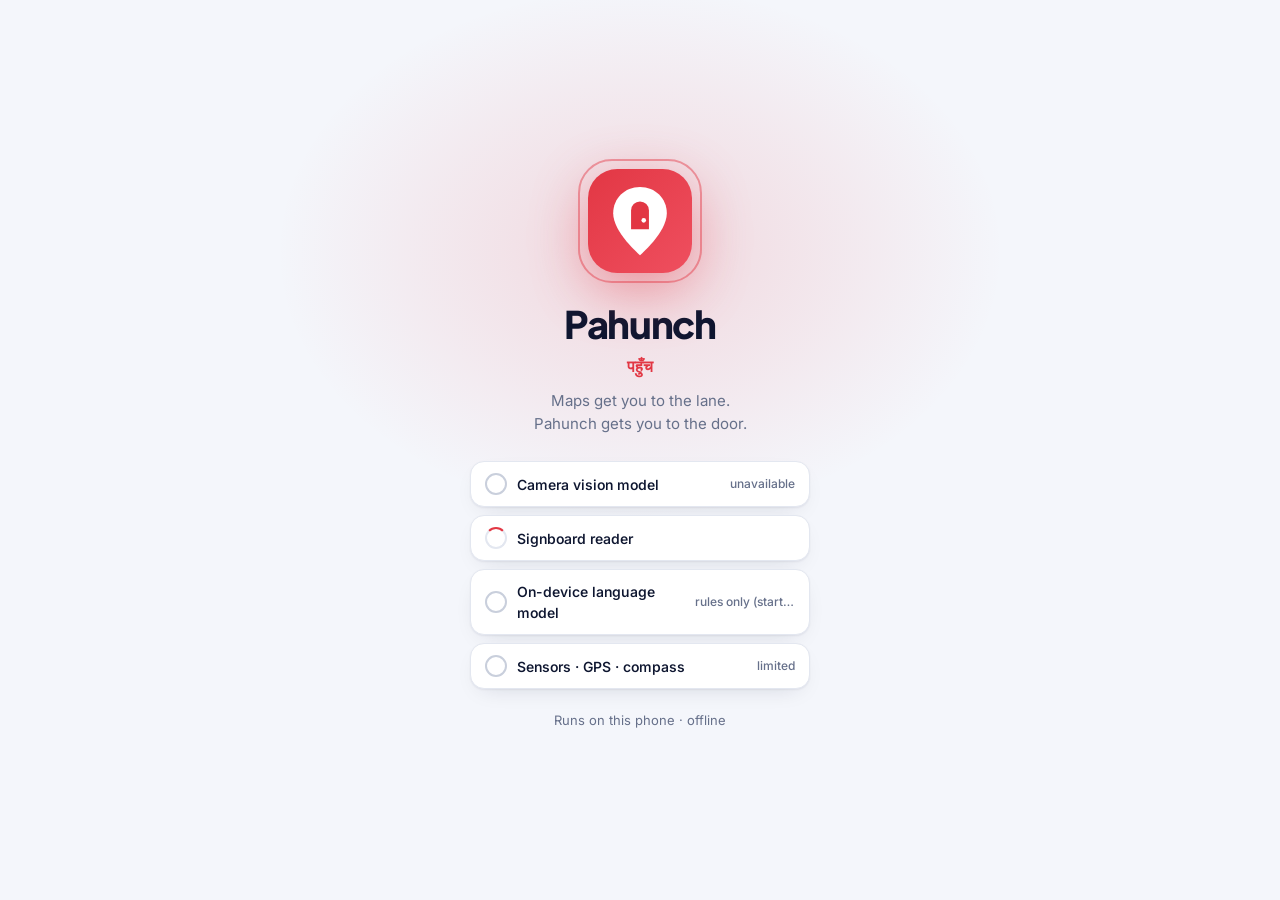
<file: index.html>
<!doctype html>
<html lang="en">
<head>
  <meta charset="utf-8">
  <meta name="viewport" content="width=device-width, initial-scale=1, viewport-fit=cover">
  <meta name="theme-color" content="#f4f6fb">
  <title>Pahunch</title>
  <link rel="manifest" href="manifest.webmanifest">
  <link rel="icon" href="icons/favicon.png?v=3" type="image/png" sizes="48x48">
  <link rel="icon" href="icons/logo.svg?v=3" type="image/svg+xml">
  <link rel="apple-touch-icon" href="icons/icon-192.png">
  <link rel="stylesheet" href="css/app.css">
  <link rel="stylesheet" href="css/theme.css">
  <script>
    // Startup watchdog (plain script, runs even if the app's modules fail to load): if the app hasn't started in
    // 12 s, the splash says why and offers a clean reload that drops any stale offline copy.
    window.__bootErrors = [];
    addEventListener('error', function (e) { var t = e.target; __bootErrors.push(e.message || (t && (t.src || t.href)) || 'load error'); }, true);
    addEventListener('unhandledrejection', function (e) { __bootErrors.push(String((e.reason && e.reason.message) || e.reason)); });
    setTimeout(function () {
      if (window.__booted) return;
      var box = document.createElement('div');
      box.className = 'boot-fail';
      box.innerHTML = '<p><b>Pahunch is taking too long to start.</b></p><p class="meta"></p><button class="btn primary big">Reload cleanly</button>';
      box.querySelector('.meta').textContent = __bootErrors.length ? 'Reason: ' + __bootErrors.slice(-2).join(' · ') : 'Is the engine running? In Termux: bash tools/start.sh --bg';
      box.querySelector('button').onclick = function () {
        var done = function () { location.replace(location.pathname + '?r=' + Date.now() + location.hash); };
        Promise.all([
          navigator.serviceWorker ? navigator.serviceWorker.getRegistrations().then(function (r) { return Promise.all(r.map(function (x) { return x.unregister(); })); }) : 0,
          window.caches ? caches.keys().then(function (k) { return Promise.all(k.map(function (n) { return caches.delete(n); })); }) : 0,
        ]).then(done, done);
      };
      document.getElementById('splash').appendChild(box);
    }, 12000);
  </script>
  <script src="lib/tesseract/tesseract.min.js" defer></script>
  <script src="lib/qrcode/qrcode.js" defer></script>
  <script src="js/app.js" type="module"></script>
</head>
<body data-mode="delivery">
  <svg width="0" height="0" style="position:absolute" aria-hidden="true">
    <defs>
      <linearGradient id="lg" x1="0" y1="0" x2="1" y2="1"><stop offset="0" style="stop-color:var(--accent)"/><stop offset="1" style="stop-color:var(--accent-2)"/></linearGradient>
      <symbol id="i-mic" viewBox="0 0 24 24"><rect x="9" y="3" width="6" height="11" rx="3"/><path d="M5 11a7 7 0 0 0 14 0M12 18v3"/></symbol>
      <symbol id="i-clip" viewBox="0 0 24 24"><rect x="8" y="3" width="8" height="4" rx="1"/><path d="M8 5H6a2 2 0 0 0-2 2v13a2 2 0 0 0 2 2h12a2 2 0 0 0 2-2V7a2 2 0 0 0-2-2h-2"/></symbol>
      <symbol id="i-camera" viewBox="0 0 24 24"><path d="M4 8h3l2-3h6l2 3h3a1 1 0 0 1 1 1v10a1 1 0 0 1-1 1H4a1 1 0 0 1-1-1V9a1 1 0 0 1 1-1z"/><circle cx="12" cy="13.5" r="3.5"/></symbol>
      <symbol id="i-x" viewBox="0 0 24 24"><path d="M6 6l12 12M18 6L6 18"/></symbol>
      <symbol id="i-next" viewBox="0 0 24 24"><path d="M9 6l6 6-6 6"/></symbol>
      <symbol id="i-back" viewBox="0 0 24 24"><path d="M15 6l-6 6 6 6"/></symbol>
      <symbol id="i-check" viewBox="0 0 24 24"><path d="M5 12.5l4.5 4.5L19 7"/></symbol>
      <symbol id="i-scooter" viewBox="0 0 24 24"><circle cx="6" cy="17" r="2.5"/><circle cx="18" cy="17" r="2.5"/><path d="M8.5 17h7M15 6h3l1.5 8.5M4 13h8l2.5-5"/><rect x="3" y="7" width="6" height="6" rx="1"/></symbol>
      <symbol id="i-ambulance" viewBox="0 0 24 24"><path d="M2 16V8a1 1 0 0 1 1-1h11v9M14 10h4l3 3.5V16h-7"/><circle cx="6.5" cy="17" r="2"/><circle cx="17.5" cy="17" r="2"/><path d="M8 9.5v4M6 11.5h4"/></symbol>
      <symbol id="i-car" viewBox="0 0 24 24"><path d="M5 16v-4l2-5h10l2 5v4M3 16h18M7 12h10"/><circle cx="7.5" cy="17.5" r="1.8"/><circle cx="16.5" cy="17.5" r="1.8"/></symbol>
      <symbol id="i-send" viewBox="0 0 24 24"><path d="M4 12l16-8-6 16-2.5-6.5z"/></symbol>
      <symbol id="i-pin" viewBox="0 0 24 24"><path d="M12 21s7-6.2 7-11.5A7 7 0 0 0 5 9.5C5 14.8 12 21 12 21z"/><circle cx="12" cy="9.5" r="2.5"/></symbol>
      <symbol id="i-vibrate" viewBox="0 0 24 24"><rect x="8" y="3" width="8" height="18" rx="2"/><path d="M4 8v8M2 10v4M20 8v8M22 10v4"/></symbol>
      <symbol id="i-trash" viewBox="0 0 24 24"><path d="M4 7h16M10 11v6M14 11v6M6 7l1 13h10l1-13M9 7V4h6v3"/></symbol>
      <symbol id="logo" viewBox="0 0 64 64">
        <rect width="64" height="64" rx="18" fill="url(#lg)"/>
        <path d="M32 11c-9.4 0-16.5 7-16.5 16.2C15.5 39 32 53 32 53s16.5-14 16.5-25.8C48.5 18 41.4 11 32 11z" fill="#fff"/>
        <path d="M26.5 37V25.5a5.5 5.5 0 0 1 11 0V37z" style="fill:var(--accent)"/>
        <circle cx="34.3" cy="31.6" r="1.4" fill="#fff"/>
      </symbol>
    </defs>
  </svg>

  <!-- Splash: warms up the on-device models while the logo animates -->
  <section id="splash" class="splash">
    <div class="splash-logo"><svg><use href="#logo"/></svg><span class="pulse"></span></div>
    <h1 class="wordmark">Pahunch <span class="dev">पहुँच</span></h1>
    <p class="tagline">Maps get you to the lane.<br>Pahunch gets you to the door.</p>
    <ul id="boot" class="boot">
      <li data-k="camera">Camera vision model</li>
      <li data-k="ocr">Signboard reader</li>
      <li data-k="llm">On-device language model</li>
      <li data-k="sensors">Sensors · GPS · compass</li>
    </ul>
    <button id="boot-go" class="btn primary big" hidden>Continue</button>
    <p class="meta foot">Runs on this phone · offline</p>
  </section>

  <!-- Who is using it -->
  <section id="roles" class="screen roles" hidden>
    <header class="topbar"><svg class="mark"><use href="#logo"/></svg><strong>Pahunch</strong></header>
    <h2>Who's navigating?</h2>
    <p class="meta">Same engine, tuned for the job.</p>
    <button class="role" data-mode="delivery"><span class="ico"><svg class="i" aria-hidden="true"><use href="#i-scooter"/></svg></span><span><strong>Delivery rider</strong><em>Find the customer's exact door from their directions</em></span></button>
    <button class="role" data-mode="silent"><span class="ico"><svg class="i" aria-hidden="true"><use href="#i-vibrate"/></svg></span><span><strong>Silent guidance</strong><em>Every instruction is spoken, shown big and felt as vibration</em></span></button>
    <button class="role" data-mode="ride"><span class="ico"><svg class="i" aria-hidden="true"><use href="#i-car"/></svg></span><span><strong>Ride pickup</strong><em>Find a passenger waiting "opposite the bus stop"</em></span></button>
  </section>

  <section id="home" class="screen" hidden>
    <header class="topbar">
      <svg class="mark"><use href="#logo"/></svg><strong>Pahunch</strong>
      <button id="mode-badge" class="mode-badge" title="Change mode">Delivery</button>
    </header>
    <div class="hero">
      <h2 id="home-title">Where to?</h2>
      <p id="home-sub" class="meta">Open the customer's voice note, or speak or paste their directions as they gave them.</p>
      <p id="voice-pack" class="voice-pack" hidden></p>
    </div>
    <div id="orders" class="orders" hidden>
      <p class="orders-h">New order</p>
      <ul id="orders-list"></ul>
    </div>
    <div id="job" class="job" hidden>
      <div class="job-top"><span id="job-src" class="job-src">Partner app</span><span id="job-id" class="job-id"></span></div>
      <strong id="job-who"></strong>
      <p class="meta">Last 100 m · the customer's own directions are loaded below</p>
    </div>
    <div id="vnote" class="vnote" hidden>
      <div class="vnote-top"><svg class="i" aria-hidden="true"><use href="#i-mic"/></svg><strong>Customer's voice note</strong><span id="vnote-meta" class="meta"></span></div>
      <audio id="vnote-audio" controls preload="metadata"></audio>
    </div>
    <div class="note-box">
      <textarea id="note" rows="5" placeholder="Ganesh mandir ke baad doosri gali mein baayen, MedPlus ke saamne neela gate…"></textarea>
      <button id="mic" class="mic" aria-label="Speak directions"><svg class="i lg" aria-hidden="true"><use href="#i-mic"/></svg></button>
    </div>
    <div id="kbd-hint" class="kbd-hint" hidden>
      <svg class="i" aria-hidden="true"><use href="#i-mic"/></svg>
      <span><strong>Tap the mic on your keyboard</strong> and speak. Gboard recognises it on this phone, even in airplane mode.</span>
      <button id="kbd-plan" class="btn primary">Plan</button>
    </div>
    <div class="inrow">
      <label for="vnote-in" class="btn ghost vnote-btn"><svg class="i" aria-hidden="true"><use href="#i-mic"/></svg>Open voice note</label>
      <input id="vnote-in" type="file" accept="audio/*,.ogg,.opus,.m4a,.mp3,.wav,.aac,.amr,.webm" hidden>
      <label class="guide-lang">Guide me in
        <select id="voice">
          <option value="auto">Customer's language</option>
          <option value="en">English</option>
          <option value="hi">हिन्दी</option>
          <option value="ta">தமிழ்</option>
          <option value="kn">ಕನ್ನಡ</option>
          <option value="ml">മലയാളം</option>
          <option value="bn">বাংলা</option>
        </select>
      </label>
    </div>
    <p id="mic-status" class="meta" hidden></p>
    <div id="haptic-legend" class="panel silent-only">
      <strong>Vibration language</strong>
      <div class="legend">
        <button data-buzz="left">← Left · 2 taps</button><button data-buzz="right">→ Right · 3 taps</button>
        <button data-buzz="spotted">✓ Landmark found · 1 tap</button><button data-buzz="ask">? Check this · 2 long</button>
        <button data-buzz="arrived">⚑ Arrived · long-short-long</button>
      </div>
      <p class="meta">Tap a row to feel it.</p>
    </div>
    <button id="callmode" class="callcard dev-only">
      <span class="ico"><svg class="i lg" aria-hidden="true"><use href="#i-mic"/></svg></span>
      <span><strong>Customer on the phone? Call mode</strong><em>Put the call on speaker: live captions in your language, then the route</em></span>
    </button>
    <button id="stepmode" class="link dev-only">Speak step by step</button>
    <div class="row" hidden>
      <button id="paste" class="btn ghost"><svg class="i" aria-hidden="true"><use href="#i-clip"/></svg>Paste from laptop</button>
    </div>
    <button id="parse" class="btn primary big">Plan route<svg class="i" aria-hidden="true"><use href="#i-next"/></svg></button>
    <div id="thinking" class="thinking" hidden>
      <p id="thinking-status" class="meta"></p>
      <progress id="thinking-progress" max="1" hidden></progress>
      <pre id="thinking-out"></pre>
    </div>
    <details id="doors" class="panel" hidden>
      <summary id="doors-sum">Saved doors</summary>
      <ul id="doors-list" class="doors"></ul>
    </details>
    <details id="trials" class="panel dev-only">
      <summary>Field test · with vs without Pahunch</summary>
      <p class="meta">Without: time a volunteer finding the spot from a description + phone calls. With: every Pahunch arrival is timed on its door card.</p>
      <div class="row">
        <button id="t-go" class="btn ghost">Start "without" run</button>
        <button id="t-call" class="btn ghost" disabled>+1 call</button>
      </div>
      <pre id="t-sum"></pre>
      <button id="t-clear" class="link">Clear test data</button>
    </details>
    <details id="sensors-panel" class="panel dev-only">
      <summary>Live sensors</summary>
      <pre id="sensors">starting…</pre>
      <button id="selftest" class="btn ghost">Test voice and vibration</button>
      <button id="vlog-copy" class="btn ghost">Copy voice log</button>
      <button id="engine-toggle" class="btn ghost">Speech: phone engine</button>
    </details>
    <div hidden>
        <select id="engine">
          <option value="auto">Auto: on-device AI + rules</option>
          <option value="native">On-device AI · llama.cpp (Termux)</option>
          <option value="browser">On-device AI · WebGPU (in Chrome)</option>
          <option value="rules">Rule parser only (instant)</option>
        </select>
      <pre id="device"></pre>
    </div>
    <button id="demo" class="link dev-only">Load demo route</button>
    <div id="samples" hidden></div>
  </section>

  <section id="call" class="screen call" hidden>
    <header class="topbar"><button id="call-back" class="back" aria-label="Back"><svg class="i" aria-hidden="true"><use href="#i-back"/></svg></button><strong>Call mode</strong><span id="call-speech" class="mode-badge">speech</span></header>
    <p class="consent">Put the call on <b>speaker</b> and tell the customer: <i>"I'm using a captioning assistant to find your door."</i> Nothing is recorded or saved except the route.</p>
    <div class="row call-langs">
      <label>Customer speaks<select id="call-from"><option value="auto">Auto</option><option value="en">English</option><option value="hi">हिन्दी Hindi</option><option value="ta" selected>தமிழ் Tamil</option><option value="kn">ಕನ್ನಡ Kannada</option><option value="ml">മലയാളം Malayalam</option><option value="bn">বাংলা Bengali</option><option value="tanglish">Tanglish</option><option value="hinglish">Hinglish</option></select></label>
      <label>Show me in<select id="call-to"><option value="en">English</option><option value="hi" selected>हिन्दी Hindi</option><option value="ta">தமிழ் Tamil</option><option value="kn">ಕನ್ನಡ Kannada</option><option value="ml">മലയാളം Malayalam</option><option value="bn">বাংলা Bengali</option></select></label>
    </div>
    <div id="captions" class="captions" aria-live="polite"><p class="cap-empty">Captions appear here as the customer speaks.</p></div>
    <p id="call-live" class="call-live"></p>
    <div class="row erow">
      <button id="call-listen" class="btn primary big">Start listening</button>
    </div>
    <button id="call-route" class="btn ghost big" disabled>Make the route from this call</button>
  </section>

  <section id="plan" class="screen" hidden>
    <header class="topbar"><button id="edit" class="back" aria-label="Back"><svg class="i" aria-hidden="true"><use href="#i-back"/></svg></button><strong>Route plan</strong></header>
    <p id="parsed-by" class="meta"></p>
    <div id="agree" class="agree" hidden style="display:none !important">
      <span id="agree-text"></span>
      <button id="use-other" class="btn ghost" hidden></button>
    </div>
    <p id="plan-start" class="plan-note" hidden></p>
    <p id="plan-gap" class="plan-note gap" hidden></p>
    <ol id="steps" class="steps"></ol>
    <div id="also" class="also" hidden>
      <strong>Customer also said</strong>
      <p class="meta">Not turned into steps. Shown in their own words, so nothing is lost.</p>
      <ul id="also-list"></ul>
    </div>
    <p id="floor" class="meta big-meta"></p>
    <details id="raw" class="panel" hidden style="display:none !important">
      <summary>On-device model output</summary>
      <pre id="raw-out"></pre>
    </details>
    <div class="row end">
      <button id="start" class="btn primary big">Start guidance</button>
    </div>
  </section>

  <section id="guide" class="screen guide" hidden>
    <video id="video" playsinline muted></video>
    <canvas id="overlay" class="overlay"></canvas>
    <div id="flash" class="flash"></div>
    <div class="hud top">
      <div class="hud-row">
        <span id="step-count" class="pill"></span>
        <span id="gps-chip" class="pill">GPS …</span>
        <span id="walk-chip" class="pill">0 steps</span>
        <span id="scene-chip" class="pill" hidden></span>
      </div>
      <div id="step-line" class="step-now"></div>
      <div id="step-en" class="step-en-g"></div>
      <div id="step-next" class="step-next"></div>
      <div id="dots" class="dots"></div>
      <div id="seen" class="seen"></div>
    </div>
    <div id="colour-bars" class="colour-bars" hidden><i></i><i></i><i></i></div>
    <div id="ask" class="ask" hidden>
      <p id="ask-q"></p>
      <div class="row">
        <button id="notyet" class="btn ghost big">Not yet</button>
        <button id="yes" class="btn primary big">Yes</button>
      </div>
      <p class="meta center">Say "yes" / "haan" or tap</p>
    </div>
    <div class="hud bottom">
      <div class="meta stats dev-only"><span id="det-ms"></span><span id="ocr-ms"></span><span id="heading"></span></div>
      <div class="row">
        <button id="stop" class="btn ghost icon-btn" aria-label="Stop"><svg class="i" aria-hidden="true"><use href="#i-x"/></svg></button>
        <button id="handsfree" class="btn ghost" aria-pressed="false"><svg class="i" aria-hidden="true"><use href="#i-mic"/></svg>Hands-free</button>
        <button id="ask-open" class="btn ghost" hidden>Ask</button>
        <button id="her-voice" class="btn ghost" hidden>▶ Her voice</button>
        <button id="skip" class="btn ghost">I'm here<svg class="i" aria-hidden="true"><use href="#i-next"/></svg></button>
        <button id="turned" class="btn primary" hidden>I've turned</button>
      </div>
    </div>
  </section>

  <section id="arrive" class="screen arrive" hidden>
    <div id="tick" class="tick"><svg class="i xl" aria-hidden="true"><use href="#i-check"/></svg></div>
    <h2 id="arrive-title">You've arrived</h2>
    <p id="arrive-sub" class="meta center" hidden></p>
    <button id="arrive-ask" class="btn primary big" hidden>Ask the customer</button>
    <button id="arrive-yes" class="btn primary big" hidden>Mark as delivered</button>
    <p id="done-summary" class="done-summary" hidden></p>
    <article id="card" class="card">
      <label class="photo" for="photo-in">
        <img id="card-photo" alt="Door photo" hidden>
        <svg class="i lg" aria-hidden="true"><use href="#i-camera"/></svg><span id="photo-hint">Take a photo of the door</span>
      </label>
      <input id="photo-in" type="file" accept="image/*" capture="environment" hidden>
      <p id="arrived-what" class="big-meta"></p>
      <p id="arrived-floor" class="big-meta"></p>
      <div class="pin">
        <span class="meta">DIGIPIN</span>
        <strong id="card-pin">…</strong>
        <span id="card-acc" class="meta"></span>
      </div>
      <ol id="card-route" class="card-route"></ol>
      <div id="card-qr" class="qr" aria-label="QR code of this door"></div>
      <p id="arrived-time" class="meta"></p>
    </article>
    <div class="row">
      <button id="send" class="btn ghost"><svg class="i" aria-hidden="true"><use href="#i-send"/></svg>Send to laptop</button>
      <button id="locate" class="btn ghost" hidden><svg class="i" aria-hidden="true"><use href="#i-pin"/></svg>Retry GPS</button>
      <button id="del" class="btn ghost" hidden><svg class="i" aria-hidden="true"><use href="#i-trash"/></svg>Delete</button>
    </div>
    <button id="again" class="btn primary big">New route</button>
  </section>

  <!-- Voice: live waves + live transcript -->
  <div id="vsheet" class="vsheet" hidden>
    <div class="vcard">
      <p id="vtitle" class="vtitle">Listening…</p>
      <canvas id="vwave" class="vwave" aria-hidden="true"></canvas>
      <div class="waves" aria-hidden="true"><i></i><i></i><i></i><i></i><i></i><i></i><i></i><i></i><i></i></div>
      <p id="vlive" class="vlive">Speak the directions in any language</p>
      <p id="vtrans" class="meta"></p>
      <div id="vlangs" class="vlangs" aria-label="Spoken language"></div>
      <button id="vdone" class="btn primary big">Done</button>
    </div>
  </div>

  <!-- Step-by-step voice: one part of the route at a time, read back for a yes -->
  <div id="ssheet" class="vsheet" hidden>
    <div class="vcard">
      <p id="s-title" class="vtitle">Step 1</p>
      <p class="meta">Say one part of the route, like "Ganesh mandir ke baad" or "second left".</p>
      <ol id="s-list" class="card-route"></ol>
      <canvas id="s-wave" class="vwave" aria-hidden="true"></canvas>
      <p id="s-heard" class="vlive"></p>
      <input id="s-type" class="etext" hidden placeholder="Tap the keyboard mic and speak this step" autocomplete="off" enterkeyhint="done">
      <p id="s-got" class="big-meta"></p>
      <div class="row erow">
        <button id="s-mic" class="btn primary">Speak</button>
        <button id="s-ok" class="btn ghost" hidden>Correct, next</button>
      </div>
      <div class="row erow">
        <button id="s-cancel" class="btn ghost">Cancel</button>
        <button id="s-done" class="btn ghost">Destination reached · plan</button>
      </div>
    </div>
  </div>

  <!-- Door card: what to say to the customer, in their language; answers the rider can understand -->
  <div id="asheet" class="vsheet" hidden>
    <div class="vcard acard">
      <div class="arow"><p class="vtitle">Say this to the customer</p><select id="ask-lang" aria-label="Customer's language"></select></div>
      <p id="ask-note" class="meta"></p>
      <p id="ask-reply" class="reply" hidden></p>
      <ul id="ask-lines" class="alines"></ul>
      <div class="listen">
        <strong>Listen for</strong>
        <p><span class="lbl yes">Yes</span><span id="ask-yes"></span></p>
        <p><span class="lbl no">No</span><span id="ask-no"></span></p>
        <p><span class="lbl">Numbers</span><span id="ask-nums"></span></p>
        <p class="meta">Tap what you heard. If you hear "no" anywhere in the answer, take it as no. Numbers often come in English.</p>
      </div>
      <div class="row erow">
        <button id="ask-photo" class="btn ghost">Send photo + question</button>
        <button id="ask-close" class="btn primary">Done</button>
      </div>
    </div>
  </div>

  <!-- Fix a step -->
  <div id="esheet" class="vsheet" hidden>
    <div class="vcard ecard">
      <p id="e-title" class="vtitle">Step</p>
      <div id="e-kind" class="seg"><button data-k="place">Landmark</button><button data-k="turn">Turn</button></div>
      <div id="e-turn">
        <div id="e-dir" class="seg"><button data-d="left">Left</button><button data-d="right">Right</button></div>
        <div id="e-ord" class="seg"><button data-o="1">1st</button><button data-o="2">2nd</button><button data-o="3">3rd</button><button data-o="4">4th</button></div>
      </div>
      <div id="e-place"><input id="e-text" class="etext" placeholder="e.g. blue gate opposite MedPlus" autocomplete="off"></div>
      <div class="row erow">
        <button id="e-del" class="btn ghost">Delete</button>
        <button id="e-cancel" class="btn ghost">Cancel</button>
        <button id="e-save" class="btn primary">Save</button>
      </div>
    </div>
  </div>

  <div id="cue" class="cue" hidden aria-live="assertive"></div>

  <div id="net" class="net-chip" title="Requests to anything other than this phone, measured by the browser">On-device · 0 B sent</div>
  <div id="toast" class="toast" hidden></div>
</body>
</html>
</file>
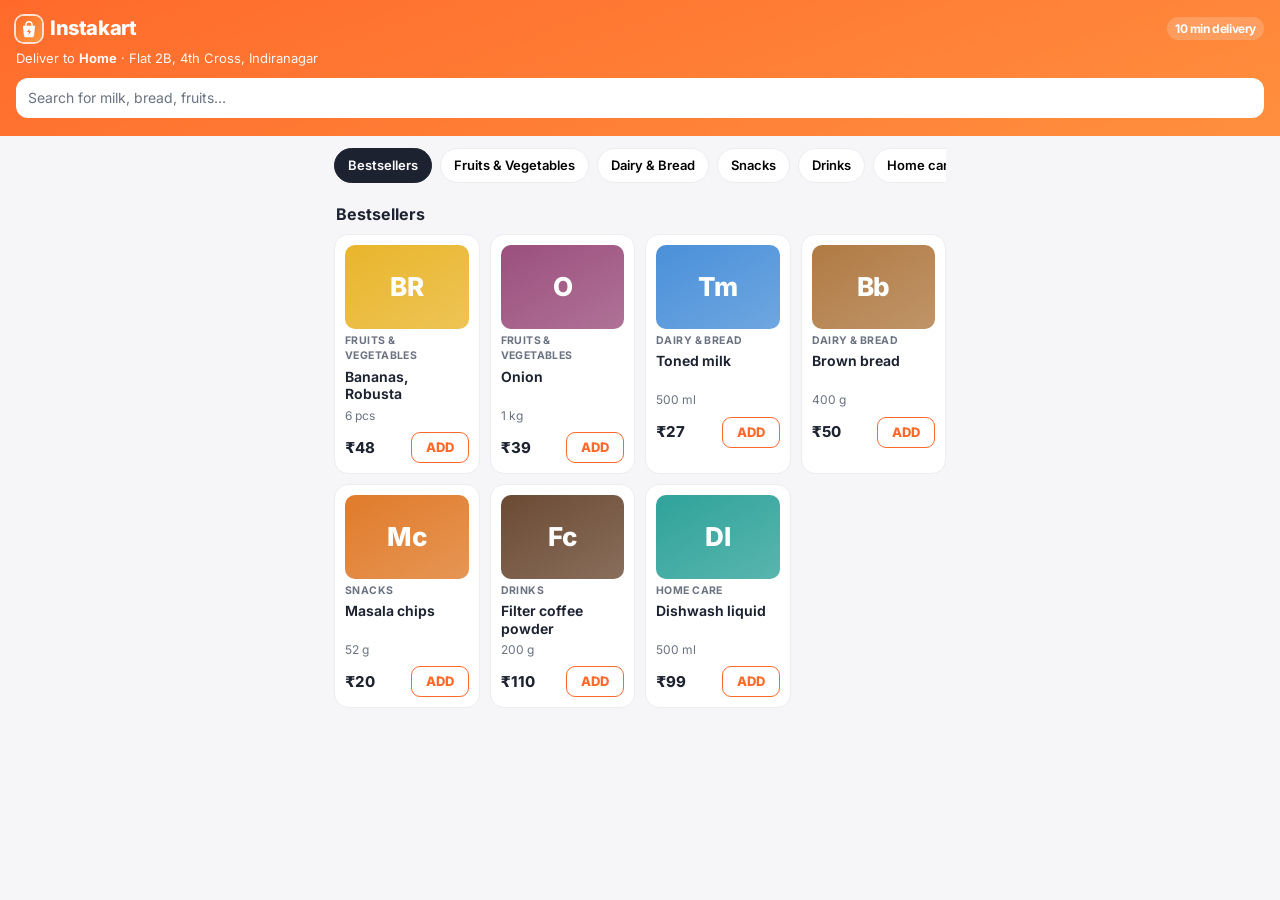
<file: instakart.html>
<!doctype html>
<html lang="en">
<head>
  <meta charset="utf-8">
  <meta name="viewport" content="width=device-width, initial-scale=1, viewport-fit=cover">
  <title>Instakart · groceries in minutes</title>
  <meta name="theme-color" content="#ff6a2b">
  <link rel="icon" href="icons/instakart.svg" type="image/svg+xml">
  <link rel="apple-touch-icon" href="icons/instakart.svg">
  <style>
    @font-face { font-family: Inter; src: url(lib/fonts/inter.woff2) format("woff2"); font-weight: 100 900; }
    :root { --brand: #ff6a2b; --brand-2: #ff8f3f; --ink: #1d2230; --dim: #6b7280; --line: #ececf1; --bg: #f6f6f9; --card: #fff; --ok: #17a34a; --soft: #fff1ea; }
    * { box-sizing: border-box; }
    html, body { margin: 0; background: var(--bg); color: var(--ink); font: 15px/1.45 Inter, system-ui, sans-serif; -webkit-font-smoothing: antialiased; }
    button { font: inherit; cursor: pointer; }
    .hidden { display: none !important; }
    header { background: linear-gradient(160deg, var(--brand), var(--brand-2)); color: #fff; padding: 14px 16px 18px; position: sticky; top: 0; z-index: 5; }
    .brand { display: flex; align-items: center; gap: 8px; font-weight: 800; font-size: 20px; letter-spacing: -.02em; }
    .brand i { width: 26px; height: 26px; border-radius: 8px; background: #fff; display: grid; place-items: center; color: var(--brand); font-style: normal; font-size: 15px; }
    .eta { font-size: 12px; font-weight: 700; background: #ffffff2e; padding: 3px 8px; border-radius: 999px; margin-left: auto; }
    .addr { margin-top: 6px; font-size: 13px; opacity: .95; }
    .addr b { font-weight: 700; }
    .search { margin-top: 10px; background: #fff; color: var(--dim); border-radius: 12px; padding: 10px 12px; font-size: 14px; }
    main { max-width: 640px; margin: 0 auto; padding: 12px 14px 110px; }
    .cats { display: flex; gap: 8px; overflow-x: auto; padding-bottom: 4px; }
    .cats button { border: 1px solid var(--line); background: var(--card); border-radius: 999px; padding: 7px 13px; white-space: nowrap; font-weight: 600; font-size: 13px; }
    .cats button.on { background: var(--ink); color: #fff; border-color: var(--ink); }
    h3 { margin: 16px 2px 8px; font-size: 16px; }
    .grid { display: grid; grid-template-columns: repeat(auto-fill, minmax(140px, 1fr)); gap: 10px; }
    .p { background: var(--card); border: 1px solid var(--line); border-radius: 14px; padding: 10px; display: flex; flex-direction: column; gap: 4px; }
    .p .img { height: 84px; border-radius: 10px; display: grid; place-items: center; font-weight: 800; font-size: 26px; color: #fff; letter-spacing: -.02em; }
    .p .t { font-size: 10.5px; font-weight: 700; color: var(--dim); text-transform: uppercase; letter-spacing: .04em; }
    .p strong { font-size: 14px; font-weight: 650; line-height: 1.25; min-height: 35px; }
    .p .w { font-size: 12px; color: var(--dim); }
    .p .row { display: flex; align-items: center; justify-content: space-between; margin-top: 4px; }
    .p .price { font-weight: 750; }
    .add { border: 1.5px solid var(--brand); color: var(--brand); background: #fff; border-radius: 9px; padding: 5px 14px; font-weight: 800; font-size: 13px; }
    .qty { display: flex; align-items: center; background: var(--brand); color: #fff; border-radius: 9px; font-weight: 800; }
    .qty button { background: none; border: 0; color: #fff; width: 28px; height: 30px; font-size: 16px; }
    .cartbar { position: fixed; left: 12px; right: 12px; bottom: 14px; max-width: 616px; margin: 0 auto; background: var(--ok); color: #fff; border: 0; border-radius: 14px; padding: 14px 16px; display: flex; justify-content: space-between; font-weight: 750; box-shadow: 0 12px 24px -12px #17a34a; }
    .sheet { position: fixed; inset: 0; background: #0006; display: flex; align-items: flex-end; z-index: 20; }
    .sheet > div { background: var(--bg); width: 100%; max-width: 640px; margin: 0 auto; border-radius: 20px 20px 0 0; max-height: 92vh; overflow: auto; padding: 16px 14px 22px; }
    .card { background: var(--card); border: 1px solid var(--line); border-radius: 14px; padding: 12px 14px; margin-bottom: 10px; }
    .label { font-size: 11px; font-weight: 750; letter-spacing: .07em; text-transform: uppercase; color: var(--dim); margin: 0 0 6px; }
    .line { display: flex; justify-content: space-between; font-size: 14px; margin: 3px 0; }
    .rec { display: flex; align-items: center; gap: 12px; }
    .langs { display: flex; gap: 6px; overflow-x: auto; padding-bottom: 2px; scrollbar-width: none; }
    .langs button { flex: none; border: 1px solid var(--line); background: #fff; border-radius: 999px; padding: 6px 12px; font-weight: 650; font-size: 13.5px; color: var(--ink); }
    .langs button.on { background: var(--ink); border-color: var(--ink); color: #fff; }
    .speak { display: flex; flex-direction: column; align-items: center; gap: 4px; padding: 14px 0 6px; text-align: center; }
    .speak .mic { width: 76px; height: 76px; margin-bottom: 6px; }
    .speak .mic svg { width: 32px; height: 32px; }
    .speak strong { font-size: 16px; }
    .speak .muted { max-width: 300px; }
    #words-wrap textarea { margin-top: 10px; font-size: 16px; line-height: 1.45; }
    #words-wrap .muted { margin: 6px 2px 0; }
    .typelink { display: block; margin: 4px auto 0; border: 0; background: none; color: var(--dim); font-size: 13px; text-decoration: underline; }
    .done-hero { text-align: center; padding: 22px 14px; }
    .done-hero .ok { width: 64px; height: 64px; border-radius: 50%; background: var(--ok); color: #fff; display: grid; place-items: center; margin: 0 auto 10px; box-shadow: 0 12px 24px -12px var(--ok); }
    .done-hero .ok svg { width: 34px; height: 34px; }
    .done-hero h2 { margin: 0 0 4px; font-size: 22px; }
    .mic { width: 58px; height: 58px; border-radius: 50%; border: 0; background: var(--brand); color: #fff; display: grid; place-items: center; flex: none; box-shadow: 0 10px 20px -10px var(--brand); }
    .mic svg { width: 26px; height: 26px; }
    .mic.live { animation: pulse 1s ease-in-out infinite; background: #e11d48; }
    @keyframes pulse { 50% { box-shadow: 0 0 0 12px #e11d4822; } }
    select, textarea { width: 100%; border: 1px solid var(--line); border-radius: 10px; padding: 9px 10px; font: 15px Inter, sans-serif; background: #fff; }
    audio { width: 100%; height: 36px; margin-top: 8px; }
    .btn { width: 100%; min-height: 52px; border-radius: 13px; border: 0; background: var(--brand); color: #fff; font-weight: 800; font-size: 16px; }
    .btn.ghost { background: #fff; color: var(--ink); border: 1px solid var(--line); }
    .muted { color: var(--dim); font-size: 13px; }
    .steps { list-style: none; padding: 0; margin: 4px 0 0; }
    .steps li { display: flex; gap: 10px; align-items: center; padding: 7px 0; color: var(--dim); font-weight: 600; }
    .steps li i { width: 12px; height: 12px; border-radius: 50%; border: 2px solid var(--line); flex: none; }
    .steps li.done { color: var(--ink); } .steps li.done i { background: var(--ok); border-color: var(--ok); }
    .steps li.now { color: var(--brand); } .steps li.now i { border-color: var(--brand); background: var(--soft); }
    .ask { background: var(--soft); border: 1px solid #ffd2bd; }
    .ask .q { font-size: 19px; font-weight: 700; line-height: 1.35; margin: 4px 0 10px; }
    .ans { display: flex; gap: 8px; flex-wrap: wrap; }
    .ans button { flex: 1 1 70px; min-height: 48px; border-radius: 12px; border: 1.5px solid var(--brand); background: #fff; color: var(--ink); font-weight: 750; font-size: 16px; }
    .ans button.yes { background: var(--ok); border-color: var(--ok); color: #fff; }
    .sent { color: var(--ok); font-weight: 700; font-size: 14px; }
  </style>
</head>
<body>
  <header>
    <div class="brand"><img src="icons/instakart.svg" alt="" width="26" height="26" style="border-radius:8px;box-shadow:0 0 0 2px #ffffffcc">Instakart <span class="eta">10 min delivery</span></div>
    <div class="addr">Deliver to <b>Home</b> · Flat 2B, 4th Cross, Indiranagar</div>
    <div class="search">Search for milk, bread, fruits…</div>
  </header>

  <main id="shop">
    <div class="cats" id="cats"></div>
    <h3 id="cat-title">Bestsellers</h3>
    <div class="grid" id="grid"></div>
  </main>
  <button class="cartbar hidden" id="cartbar"><span id="cart-n"></span><span>View cart ›</span></button>

  <!-- Checkout -->
  <div class="sheet hidden" id="checkout"><div>
    <p class="label">Your cart</p>
    <div class="card" id="cart-lines"></div>
    <div class="card">
      <p class="label">Deliver to</p>
      <strong>Priya S.</strong> · <span class="muted">+91 98xxx xx210</span>
      <div class="muted">Flat 2B, 4th Cross, Indiranagar, Bengaluru</div>
    </div>
    <div class="card">
      <p class="label">Directions to your door</p>
      <div class="langs" id="langs" role="radiogroup" aria-label="Language you speak"></div>
      <select id="lang" hidden>
        <option value="auto"></option><option value="ta">தமிழ்</option><option value="hi">हिन्दी</option><option value="kn">ಕನ್ನಡ</option>
        <option value="ml">മലയാളം</option><option value="bn">বাংলা</option><option value="en">English</option>
        <option value="tanglish">Tamil + English</option><option value="hinglish">Hindi + English</option>
      </select>
      <div class="speak">
        <button class="mic" id="mic" aria-label="Speak your directions"><svg viewBox="0 0 24 24" fill="none" stroke="currentColor" stroke-width="2" stroke-linecap="round"><rect x="9" y="3" width="6" height="11" rx="3"/><path d="M5 11a7 7 0 0 0 14 0M12 18v3"/></svg></button>
        <strong id="rec-title">Tap and speak</strong>
        <span class="muted" id="rec-state">Landmarks, turns, gate colour, floor, in your own words.</span>
      </div>
      <audio id="rec-audio" controls class="hidden" style="width:100%;margin-top:6px"></audio>
      <div id="words-wrap" class="hidden">
        <textarea id="words" rows="3" placeholder="Type your directions"></textarea>
        <p class="muted" id="words-src"></p>
      </div>
      <button class="typelink" id="type-instead">Type instead</button>
      <pre id="debug" hidden style="white-space:pre-wrap;font-size:11px;color:#6b7280;max-height:160px;overflow:auto;margin:8px 0 0"></pre>
    </div>
    <button class="btn" id="place">Place order</button>
    <button class="btn ghost" id="back" style="margin-top:8px">Back to shop</button>
  </div></div>

  <!-- Order tracking -->
  <main id="track" class="hidden">
    <div class="card done-hero hidden" id="o-done">
      <div class="ok"><svg viewBox="0 0 24 24" fill="none" stroke="currentColor" stroke-width="3" stroke-linecap="round" stroke-linejoin="round"><path d="M5 12.5l4.5 4.5L19 7.5"/></svg></div>
      <h2>Delivered</h2>
      <p class="muted" id="o-done-time"></p>
    </div>
    <div class="card" id="o-card">
      <p class="label">Order <span id="o-id"></span></p>
      <strong id="o-head">Order placed</strong>
      <ul class="steps" id="o-steps"></ul>
    </div>
    <div id="o-asks"></div>
    <div class="card"><p class="label">Your directions</p><div id="o-note" style="font-size:16px"></div><audio id="o-audio" controls class="hidden"></audio><div class="muted" id="o-lang"></div></div>
    <button class="btn ghost" id="new">Order again</button>
  </main>

  <script>
    const $ = (s) => document.querySelector(s);
    const el = (t, c, x) => { const e = document.createElement(t); if (c) e.className = c; if (x != null) e.textContent = x; return e; };
    const PRODUCTS = [
      ['Fruits & Vegetables', 'Bananas, Robusta', '6 pcs', 48, '#e9b52b'], ['Fruits & Vegetables', 'Tomato, Hybrid', '500 g', 28, '#e2453c'],
      ['Fruits & Vegetables', 'Onion', '1 kg', 39, '#9b4f7d'], ['Fruits & Vegetables', 'Coriander leaves', '100 g', 12, '#3f9b4b'],
      ['Dairy & Bread', 'Toned milk', '500 ml', 27, '#4a90d9'], ['Dairy & Bread', 'Curd', '400 g', 45, '#7aa7d6'],
      ['Dairy & Bread', 'Brown bread', '400 g', 50, '#b07a43'], ['Dairy & Bread', 'Paneer', '200 g', 89, '#d9b44a'],
      ['Snacks', 'Masala chips', '52 g', 20, '#e07b2a'], ['Snacks', 'Salted peanuts', '200 g', 55, '#b5843c'],
      ['Drinks', 'Filter coffee powder', '200 g', 110, '#6b4a33'], ['Drinks', 'Tender coconut water', '200 ml', 40, '#56a36b'],
      ['Home care', 'Dishwash liquid', '500 ml', 99, '#2fa39a'], ['Home care', 'Detergent powder', '1 kg', 120, '#3b6fd1'],
    ].map(([cat, name, w, price, color], i) => ({ id: i, cat, name, w, price, color }));
    const CATS = ['Bestsellers', ...new Set(PRODUCTS.map((p) => p.cat))];
    const LANG_NAME = { ta: 'Tamil', hi: 'Hindi', kn: 'Kannada', ml: 'Malayalam', bn: 'Bengali', en: 'English', tanglish: 'Tamil + English', hinglish: 'Hindi + English' };
    // The rider's question arrives in the customer's language; answers go back as yes / no / a number.
    const ANSWERS = {
      ta: { yes: 'ஆமா', no: 'இல்ல' }, tanglish: { yes: 'ஆமா', no: 'இல்ல' }, hi: { yes: 'हाँ', no: 'नहीं' }, hinglish: { yes: 'हाँ', no: 'नहीं' },
      kn: { yes: 'ಹೌದು', no: 'ಇಲ್ಲ' }, ml: { yes: 'അതെ', no: 'അല്ല' }, bn: { yes: 'হ্যাঁ', no: 'না' }, en: { yes: 'Yes', no: 'No' },
    };
    const cart = new Map();
    let cat = 'Bestsellers', audioUrl = '', rec = null, orderId = null;

    function renderShop() {
      $('#cats').replaceChildren(...CATS.map((c) => { const b = el('button', c === cat ? 'on' : '', c); b.onclick = () => { cat = c; renderShop(); }; return b; }));
      $('#cat-title').textContent = cat;
      const list = cat === 'Bestsellers' ? PRODUCTS.filter((p) => p.id % 2 === 0) : PRODUCTS.filter((p) => p.cat === cat);
      $('#grid').replaceChildren(...list.map((p) => {
        const d = el('div', 'p');
        const img = el('div', 'img', p.name.split(/[ ,]+/).slice(0, 2).map((w) => w[0]).join(''));
        img.style.background = `linear-gradient(150deg, ${p.color}, ${p.color}cc)`;
        const row = el('div', 'row');
        row.append(el('span', 'price', `₹${p.price}`));
        const q = cart.get(p.id) || 0;
        if (!q) { const b = el('button', 'add', 'ADD'); b.onclick = () => { cart.set(p.id, 1); renderShop(); }; row.append(b); }
        else {
          const s = el('div', 'qty'), m = el('button', null, '−'), pl = el('button', null, '+');
          m.onclick = () => { q > 1 ? cart.set(p.id, q - 1) : cart.delete(p.id); renderShop(); };
          pl.onclick = () => { cart.set(p.id, q + 1); renderShop(); };
          s.append(m, el('span', null, q), pl); row.append(s);
        }
        d.append(img, el('span', 't', p.cat), el('strong', null, p.name), el('span', 'w', p.w), row);
        return d;
      }));
      const n = [...cart.values()].reduce((a, b) => a + b, 0), total = [...cart].reduce((a, [id, q]) => a + PRODUCTS[id].price * q, 0);
      $('#cartbar').classList.toggle('hidden', !n);
      $('#cart-n').textContent = `${n} item${n > 1 ? 's' : ''} · ₹${total}`;
    }

    function openCheckout() {
      const lines = [...cart].map(([id, q]) => { const p = PRODUCTS[id]; const r = el('div', 'line'); r.append(el('span', null, `${p.name} × ${q}`), el('span', null, `₹${p.price * q}`)); return r; });
      const total = [...cart].reduce((a, [id, q]) => a + PRODUCTS[id].price * q, 0);
      const t = el('div', 'line'); t.style.fontWeight = '750'; t.append(el('span', null, 'To pay (cash on delivery)'), el('span', null, `₹${total}`));
      $('#cart-lines').replaceChildren(...lines, t);
      $('#place').textContent = `Place order · ₹${total}`;
      $('#checkout').classList.remove('hidden');
    }

    // Voice directions: recorded with the microphone only (works offline). The rider's phone turns them into a route.
    // Her words, live, as she speaks, in the language she chose. Same speech recognition as the Pahunch app's own mic
    // (js/voice.js), phrase after phrase until she taps the mic again. On phones the microphone can't be shared with a
    // recording at the same moment, so the page only listens: her checked words are what the rider's route is built from.
    let voice = null, listening = false, base = '';
    const say = (msg) => ($('#words-src').textContent = msg);
    const showWords = () => $('#words-wrap').classList.remove('hidden');
    const LANGS = [['ta', 'தமிழ்'], ['hi', 'हिन्दी'], ['kn', 'ಕನ್ನಡ'], ['ml', 'മലയാളം'], ['bn', 'বাংলা'], ['en', 'English'], ['tanglish', 'Tamil + English'], ['hinglish', 'Hindi + English']];
    function renderLangs() {
      $('#langs').replaceChildren(...LANGS.map(([k, name]) => {
        const b = el('button', $('#lang').value === k ? 'on' : '', name);
        b.setAttribute('role', 'radio'); b.setAttribute('aria-checked', String($('#lang').value === k));
        b.onclick = () => { $('#lang').value = k; try { localStorage.setItem('instakart.lang', k); } catch {} renderLangs(); };
        return b;
      }));
    }
    try { const k = localStorage.getItem('instakart.lang'); if (k) $('#lang').value = k; } catch {}
    renderLangs();
    $('#type-instead').onclick = () => { showWords(); $('#words').focus(); };
    function stopListening() {
      listening = false;
      voice?.dictate.stop?.();
      $('#mic').classList.remove('live');
      const has = !!$('#words').value.trim();
      $('#rec-title').textContent = has ? 'Got your directions' : 'Tap and speak';
      $('#rec-state').textContent = has ? 'Check the words below. Tap the mic to add more.' : 'Landmarks, turns, gate colour, floor, in your own words.';
      if (has) showWords();
    }
    async function listenLoop() {
      try { voice ||= await import('./js/voice.js'); } catch { say('Please type your directions.'); return stopListening(); }
      if (!voice.voiceAvailable) { say('This browser cannot listen: please type your directions.'); return stopListening(); }
      let quiet = 0;
      while (listening) {
        try {
          const t = await voice.dictate($('#lang').value, (p) => { if (listening) { showWords(); $('#words').value = (base + p).trim(); say('Hearing you…'); } });
          if (t) { base += t.trim() + ' '; $('#words').value = base.trim(); quiet = 0; say('Keep going, or tap the mic when you are done.'); }
          else if (listening && ++quiet >= 2) { say(base.trim() ? 'Done listening. Check your words, correct anything that is wrong.' : "Didn't hear anything. Tap the mic and speak."); break; }
        } catch (e) {
          if (e.code === 'no-speech' && listening && ++quiet < 2) continue;
          say(e.code === 'no-speech' ? (base.trim() ? 'Done listening. Check your words, correct anything that is wrong.' : "Didn't hear anything. Tap the mic and speak.")
            : e.code === 'network' ? 'Your words need an internet connection: check your data, or type them.'
            : e.code === 'not-allowed' || e.code === 'service-not-allowed' ? 'Allow the microphone for this site, or type your directions.'
            : e.code === 'language-not-supported' ? 'This language is not available here: please type your directions.'
            : "Couldn't hear you. Try again, or type your directions.");
          break;
        }
      }
      stopListening();
    }
    // ---- Speak once: her voice is recorded and her words appear, at the same time ----
    // On a laptop / desktop browser the page records her voice and the browser's speech recognition hears the same
    // microphone together, so her words appear live while her voice note records. (On Android the phone's speech
    // service and a page recording can't hold the microphone together, so a phone shows live words only: never a
    // "record, then speak again" step.) Tapping the mic again starts a fresh recording, from 0 s.
    const SRX = window.SpeechRecognition || window.webkitSpeechRecognition;
    const LOCALE = { ta: 'ta-IN', hi: 'hi-IN', kn: 'kn-IN', ml: 'ml-IN', bn: 'bn-IN', en: 'en-IN', tanglish: 'ta-IN', hinglish: 'hi-IN' };
    const PHONE = /Android|iPhone|iPad|iPod/i.test(navigator.userAgent);
    const DEBUG = /[?&]debug\b/.test(location.search), T0 = performance.now();
    const log = (m) => { if (!DEBUG) return; const d = $('#debug'); d.hidden = false; d.textContent += `${((performance.now() - T0) / 1000).toFixed(1)}s ${m}\n`; };
    let session = null;

    // Continuous recognition (reliable on desktop): the whole result list is read on every event; when a session ends
    // (silence, time limit) its final words are kept and a new one starts at once.
    function recogniseLive(S, track) {
      let r = null, stopped = false;
      const run = () => {
        if (stopped || session !== S) return;
        r = new SRX();
        r.lang = LOCALE[$('#lang').value] || 'en-IN';
        r.interimResults = true;
        r.continuous = true;
        r.fin = '';
        r.onspeechstart = () => say('Hearing you…');
        r.onresult = (e) => {
          let fin = '', interim = '';
          for (let i = 0; i < e.results.length; i++) {
            const t = e.results[i][0].transcript.trim();
            if (e.results[i].isFinal) fin += t + ' '; else interim += t + ' ';
          }
          r.fin = fin;
          const text = (S.done + fin + interim).replace(/\s+/g, ' ').trim();
          if (text) { S.got = true; showWords(); $('#words').value = text; }
          log('result');
        };
        r.onerror = (e) => {
          log('error ' + e.error);
          if (e.error === 'network') say('Your words need an internet connection: check this device is online.');
          if (e.error === 'not-allowed' || e.error === 'service-not-allowed') { stopped = true; say('Allow the microphone for this site, or type your directions.'); }
          if (e.error === 'language-not-supported') { stopped = true; say('This language is not available here: please type your directions.'); }
        };
        r.onend = () => { S.done += r.fin; r.fin = ''; log('end'); if (!stopped && session === S) setTimeout(run, 100); };
        try { track ? r.start(track) : r.start(); log('start ' + (track ? 'on recording track' : 'on mic')); }
        catch (err) { log('start ' + err.message); try { r.start(); } catch {} }
      };
      run();
      return { stop() { stopped = true; try { r?.stop(); } catch {} } };
    }

    async function startSession() {
      const S = session = { done: '', got: false, chunks: [], t0: Date.now() };
      // a fresh recording: new voice note, new words
      audioUrl = ''; $('#rec-audio').classList.add('hidden'); $('#rec-audio').removeAttribute('src');
      $('#words').value = '';
      $('#mic').classList.add('live');
      $('#rec-title').textContent = 'Recording';
      $('#rec-state').textContent = 'Speak now · tap the mic when you are done';
      say('Your words appear here as you speak.');
      try {
        S.stream = await navigator.mediaDevices.getUserMedia({ audio: { echoCancellation: true, noiseSuppression: true } });
        S.rec = new MediaRecorder(S.stream);
        S.rec.ondataavailable = (e) => e.data.size && S.chunks.push(e.data);
        S.rec.start(250);
        log('recording ' + (S.rec.mimeType || ''));
      } catch (e) { log('no recording: ' + e.message); session = null; $('#mic').classList.remove('live'); return startListenOnly(); }
      S.timer = setInterval(() => { if (session === S) $('#rec-state').textContent = `Recording · ${Math.round((Date.now() - S.t0) / 1000)} s · tap the mic when you are done`; }, 500);
      if (!SRX) { showWords(); say('Type your directions below while your voice records.'); return; }
      S.rx = recogniseLive(S, S.stream.getAudioTracks()[0]);
    }

    async function stopSession() {
      const S = session;
      if (!S) return;
      clearInterval(S.timer);
      $('#mic').classList.remove('live');
      $('#rec-title').textContent = 'Finishing…';
      S.rx?.stop();
      await new Promise((r) => setTimeout(r, 700)); // the last phrase's words arrive after stop
      session = null;
      const blob = await new Promise((res) => { S.rec.onstop = () => res(new Blob(S.chunks, { type: S.rec.mimeType || 'audio/webm' })); S.rec.stop(); });
      S.stream.getTracks().forEach((t) => t.stop());
      if (blob.size) {
        audioUrl = await new Promise((res) => { const fr = new FileReader(); fr.onload = () => res(fr.result); fr.readAsDataURL(blob); });
        $('#rec-audio').src = audioUrl; $('#rec-audio').classList.remove('hidden');
      }
      log(`stopped: ${Math.round(blob.size / 1024)} KB voice, words ${S.got ? 'yes' : 'no'}`);
      const has = !!$('#words').value.trim();
      $('#rec-title').textContent = has ? 'Got your directions' : 'Voice recorded';
      $('#rec-state').textContent = has ? 'Check the words below. Tap the mic to record again.' : 'No words were heard: type them below, or tap the mic to record again.';
      say(has ? 'Check your words, correct anything that is wrong.' : 'Type your directions here.');
      showWords();
    }

    // Phones: live words only (the speech service needs the microphone to itself there).
    function startListenOnly() {
      listening = true;
      base = $('#words').value.trim() ? $('#words').value.trim() + ' ' : '';
      $('#mic').classList.add('live');
      $('#rec-title').textContent = 'Listening';
      $('#rec-state').textContent = 'Speak now · tap the mic when you are done';
      say('Listening for your words…');
      listenLoop();
    }

    $('#mic').onclick = () => {
      if (listening) return stopListening();
      if (session) return stopSession();
      if ($('#lang').value === 'auto') { $('#rec-state').textContent = 'First choose the language you speak, above.'; $('#langs').animate?.([{ transform: 'translateX(0)' }, { transform: 'translateX(6px)' }, { transform: 'translateX(0)' }], { duration: 250, iterations: 2 }); return; }
      if (PHONE || !window.MediaRecorder || !navigator.mediaDevices?.getUserMedia) return startListenOnly();
      startSession();
    };

    $('#place').onclick = async () => {
      if (listening) stopListening();
      if (session) await stopSession();
      if (!$('#words').value.trim()) { $('#rec-state').textContent = 'Please speak (or type) your directions first.'; return; }
      if ($('#lang').value === 'auto') { $('#rec-state').textContent = 'Choose the language you speak, above.'; return; }
      const items = [...cart].map(([id, q]) => ({ name: PRODUCTS[id].name, q, price: PRODUCTS[id].price }));
      const order = { customer: 'Priya S.', phone: '+91 98xxx xx210', address: 'Flat 2B, 4th Cross, Indiranagar', items, total: items.reduce((a, i) => a + i.price * i.q, 0), lang: $('#lang').value, note: $('#words').value.trim(), audio: audioUrl };
      $('#place').disabled = true; $('#place').textContent = 'Placing order…';
      try {
        const r = await fetch('api/orders', { method: 'POST', headers: { 'Content-Type': 'application/json' }, body: JSON.stringify(order) });
        if (!r.ok) throw new Error(`server ${r.status}`);
        orderId = (await r.json()).id;
        try { localStorage.setItem('instakart.order', orderId); } catch {}
        cart.clear();
        showTrack();
      } catch (e) { $('#rec-state').textContent = `Couldn't place the order (${e.message}). Is the Pahunch engine running? bash tools/start.sh --bg`; }
      $('#place').disabled = false;
    };

    // Order tracking: status from the rider app; the rider's questions appear here, answered with one tap.
    const STEPS = [['placed', 'Order placed'], ['accepted', 'Rider is on the way'], ['delivered', 'Delivered']];
    let shownAudio = '';
    async function poll() {
      if (!orderId) return;
      try {
        const o = (await (await fetch('api/orders', { cache: 'no-store' })).json()).find((x) => x.id === orderId);
        if (!o) return;
        const k = Math.max(0, STEPS.findIndex(([s]) => s === o.status));
        const done = o.status === 'delivered';
        $('#o-done').classList.toggle('hidden', !done);
        $('#o-card').classList.toggle('hidden', done);
        if (done && !$('#o-done-time').textContent) $('#o-done-time').textContent = `Delivered at ${new Date().toLocaleTimeString([], { hour: '2-digit', minute: '2-digit' })}. Thank you for ordering!`;
        $('#o-id').textContent = `#${o.id}`;
        $('#o-head').textContent = STEPS[Math.max(0, k)][1];
        $('#o-steps').replaceChildren(...STEPS.map(([s, t], i) => { const li = el('li', i < k || o.status === 'delivered' ? 'done' : i === k ? 'now' : ''); li.append(el('i'), el('span', null, t)); return li; }));
        if (o.audio && shownAudio !== o.audio) { shownAudio = o.audio; $('#o-audio').src = o.audio; $('#o-audio').classList.remove('hidden'); }
        $('#o-note').textContent = o.note || '';
        $('#o-lang').textContent = `Spoken in ${LANG_NAME[o.lang] || o.lang}. Your rider gets it in their language.`;
        const msgs = o.messages || [];
        const asks = msgs.filter((m) => m.from === 'rider');
        $('#o-asks').replaceChildren(...asks.slice(-3).map((q) => {
          const answered = msgs.find((m) => m.from === 'customer' && m.re === q.at);
          const c = el('div', 'card ask');
          c.append(el('p', 'label', 'Your rider asks'), el('div', 'q', q.native));
          if (answered) { c.append(el('div', 'sent', `You answered: ${answered.label}`)); return c; }
          const A = ANSWERS[o.lang] || ANSWERS.en, row = el('div', 'ans');
          const send = async (answer, label) => { await fetch(`api/orders/${o.id}/messages`, { method: 'POST', headers: { 'Content-Type': 'application/json' }, body: JSON.stringify({ from: 'customer', re: q.at, answer, label }) }); poll(); };
          if (q.expects === 'number') for (const n of [1, 2, 3, 4, 5]) { const b = el('button', null, String(n)); b.onclick = () => send(String(n), String(n)); row.append(b); }
          else if (q.expects === 'yesno') { const y = el('button', 'yes', A.yes), n = el('button', null, A.no); y.onclick = () => send('yes', A.yes); n.onclick = () => send('no', A.no); row.append(y, n); }
          else { const ok = el('button', 'yes', 'OK'); ok.onclick = () => send('ok', 'OK'); row.append(ok); }
          c.append(row);
          return c;
        }));
      } catch {}
    }
    function showTrack() {
      $('#checkout').classList.add('hidden'); $('#cartbar').classList.add('hidden');
      $('#shop').classList.add('hidden'); $('#track').classList.remove('hidden');
      poll(); clearInterval(showTrack.t); showTrack.t = setInterval(poll, 2000);
    }
    $('#cartbar').onclick = openCheckout;
    $('#back').onclick = () => $('#checkout').classList.add('hidden');
    $('#new').onclick = () => { $('#o-done-time').textContent = ''; orderId = null; try { localStorage.removeItem('instakart.order'); } catch {} clearInterval(showTrack.t); audioUrl = ''; $('#words').value = ''; $('#rec-audio').classList.add('hidden'); $('#track').classList.add('hidden'); $('#shop').classList.remove('hidden'); renderShop(); };
    try { orderId = localStorage.getItem('instakart.order'); } catch {}
    renderShop();
    if (orderId) showTrack();
  </script>
</body>
</html>
</file>
<file: css/app.css>
:root {
  --bg: #0f1115; --panel: #181b22; --line: #2a2f3a; --text: #eef1f6; --dim: #9aa3b2;
  --accent: #ffb020; --ok: #2ecc71; --warn: #ff7a59; --blue: #4ea1ff;
  color-scheme: dark;
}
* { box-sizing: border-box; }
html, body { margin: 0; height: 100%; background: var(--bg); color: var(--text); font: 17px/1.45 system-ui, -apple-system, "Segoe UI", Roboto, sans-serif; }
button, select, textarea { font: inherit; color: inherit; }
[hidden] { display: none !important; }

.screen { min-height: 100%; padding: 20px 16px calc(20px + env(safe-area-inset-bottom)); display: flex; flex-direction: column; gap: 14px; max-width: 640px; margin: 0 auto; }
.brand h1 { margin: 8px 0 0; font-size: 34px; color: var(--accent); letter-spacing: .5px; }
.brand p { margin: 2px 0 0; color: var(--dim); }
h2 { margin: 4px 0 0; font-size: 26px; }
.label { color: var(--dim); font-size: 14px; }
.label.inline { align-self: center; }
textarea, select { width: 100%; background: var(--panel); border: 1px solid var(--line); border-radius: 12px; padding: 12px; }
textarea { resize: vertical; min-height: 140px; font-size: 18px; }
select { width: auto; flex: 1; }
.row { display: flex; gap: 10px; flex-wrap: wrap; align-items: center; }
.row.end { justify-content: flex-end; position: sticky; bottom: 0; padding: 12px 0 4px; background: linear-gradient(#0f111500, var(--bg) 30%); }
.chips { display: flex; gap: 6px; flex-wrap: wrap; }

.btn { border: 1px solid var(--line); background: var(--panel); border-radius: 12px; padding: 10px 16px; min-height: 44px; cursor: pointer; }
.btn.primary { background: var(--accent); border-color: var(--accent); color: #1a1200; font-weight: 700; }
.btn.ghost { background: transparent; }
.btn.big { padding: 14px 22px; font-size: 19px; }
.row .btn.big { flex: 1; }
.btn:active { transform: scale(.98); }
.chip { border: 1px solid var(--line); background: var(--panel); border-radius: 999px; padding: 6px 12px; min-height: 36px; }

.meta { color: var(--dim); font-size: 14px; margin: 0; }
.big-meta { font-size: 20px; margin: 0; }
.steps { list-style: none; padding: 0; margin: 0; display: flex; flex-direction: column; gap: 10px; counter-reset: s; }
.step { background: var(--panel); border: 1px solid var(--line); border-left: 5px solid var(--blue); border-radius: 12px; padding: 12px 14px; counter-increment: s; }
.step.kind-turn { border-left-color: var(--accent); }
.step.kind-arrive { border-left-color: var(--ok); }
.step-line { font-size: 19px; font-weight: 600; }
.step-line::before { content: counter(s) ". "; color: var(--dim); }
.step .chips { margin-top: 8px; }
.tag { font-size: 13px; padding: 2px 8px; border-radius: 6px; background: #232836; color: var(--dim); }
.tag.sign { color: #fff; background: #2f3f5f; font-family: ui-monospace, monospace; }
.tag.colour { color: #fff; background: #23406b; }
.tag.conf-high { color: var(--ok); }
.tag.conf-medium { color: var(--accent); }
.tag.conf-low { color: var(--warn); }

/* Guide: camera fills the screen, HUD floats on top */
.guide { position: fixed; inset: 0; max-width: none; padding: 0; background: #000; }
.guide video { position: absolute; inset: 0; width: 100%; height: 100%; object-fit: cover; }
.hud { position: absolute; left: 0; right: 0; padding: 14px 16px; display: flex; flex-direction: column; gap: 8px; }
.hud.top { top: 0; padding-top: calc(14px + env(safe-area-inset-top)); background: linear-gradient(#000c, #0000); }
.hud.bottom { bottom: 0; padding-bottom: calc(14px + env(safe-area-inset-bottom)); background: linear-gradient(#0000, #000c); }
.step-now { font-size: 26px; font-weight: 800; line-height: 1.2; text-shadow: 0 2px 6px #000; }
.seen { display: flex; gap: 6px; flex-wrap: wrap; min-height: 28px; }
.seen-word { font: 13px ui-monospace, monospace; padding: 2px 8px; border-radius: 6px; background: #0009; color: var(--dim); text-decoration: line-through; }
.seen-word.hit { color: #062; background: var(--ok); text-decoration: none; font-weight: 700; }
.colour-bars { position: absolute; left: 16px; right: 16px; top: 50%; display: grid; grid-template-columns: repeat(3, 1fr); gap: 8px; pointer-events: none; }
.colour-bars i { height: 10px; border-radius: 5px; background: linear-gradient(90deg, var(--blue) var(--fill, 0%), #fff3 var(--fill, 0%)); }
.colour-bars i.on { outline: 2px solid var(--ok); }
.ask { position: absolute; left: 12px; right: 12px; bottom: 130px; background: #111a; backdrop-filter: blur(8px); border: 2px solid var(--accent); border-radius: 16px; padding: 14px; }
.ask p { margin: 0 0 10px; font-size: 24px; font-weight: 800; text-align: center; }
.flash { position: absolute; inset: 0; pointer-events: none; opacity: 0; background: radial-gradient(#2ecc7166, #0000 70%); }
.flash.go { animation: flash .7s ease-out; }
@keyframes flash { from { opacity: 1; } to { opacity: 0; } }

.arrive { align-items: center; justify-content: center; text-align: center; }
.tick { width: 120px; height: 120px; border-radius: 50%; background: var(--ok); color: #031; font-size: 72px; display: grid; place-items: center; font-weight: 900; }
.toast { position: fixed; left: 16px; right: 16px; bottom: calc(20px + env(safe-area-inset-bottom)); background: #222a; backdrop-filter: blur(6px); border: 1px solid var(--line); border-radius: 12px; padding: 12px 14px; z-index: 9; }
.device { color: var(--dim); font-size: 13px; margin-top: 8px; }
.device summary { cursor: pointer; }
.device pre { white-space: pre-wrap; margin: 8px 0 0; font: 13px/1.5 ui-monospace, monospace; background: var(--panel); border: 1px solid var(--line); border-radius: 10px; padding: 10px; }
.thinking { background: var(--panel); border: 1px solid var(--line); border-radius: 12px; padding: 12px; }
.thinking pre { margin: 8px 0 0; white-space: pre-wrap; font: 14px/1.5 ui-monospace, monospace; color: var(--ok); min-height: 1.5em; }
.thinking progress { width: 100%; }
.agree { display: flex; align-items: center; gap: 10px; justify-content: space-between; padding: 8px 12px; border-radius: 10px; font-size: 15px; }
.agree.ok { background: #12301f; color: var(--ok); }
.agree.warn { background: #3a2410; color: var(--accent); }
.btn:disabled { opacity: .5; }

/* Door card */
.arrive { justify-content: flex-start; }
.card { width: 100%; background: var(--panel); border: 1px solid var(--line); border-radius: 16px; padding: 14px; display: flex; flex-direction: column; gap: 10px; text-align: left; }
.photo { display: grid; place-items: center; gap: 6px; min-height: 120px; border: 2px dashed var(--line); border-radius: 12px; color: var(--accent); cursor: pointer; overflow: hidden; }
.photo img { width: 100%; max-height: 50vh; object-fit: cover; display: block; }
.photo:has(img:not([hidden])) { border-style: solid; padding-bottom: 6px; }
.photo span { font-weight: 600; }
.pin { display: flex; flex-wrap: wrap; align-items: baseline; gap: 4px 10px; }
.pin strong { font: 700 24px/1.2 ui-monospace, monospace; letter-spacing: 1px; color: var(--accent); }
.card-route { margin: 0; padding-left: 22px; color: var(--dim); font-size: 15px; }
.qr { align-self: center; width: min(220px, 70vw); background: #fff; border-radius: 8px; padding: 4px; }
.qr svg { display: block; width: 100%; height: auto; }
.qr:empty { display: none; }
.doors { list-style: none; padding: 0; margin: 8px 0 0; display: flex; flex-direction: column; gap: 8px; }
.door { width: 100%; display: flex; gap: 10px; align-items: center; text-align: left; background: var(--panel); border: 1px solid var(--line); border-radius: 10px; padding: 8px; color: var(--text); cursor: pointer; }
.door img { width: 56px; height: 56px; object-fit: cover; border-radius: 8px; flex: none; }
.door span { display: flex; flex-direction: column; min-width: 0; }
.guide .overlay { position: absolute; inset: 0; width: 100%; height: 100%; pointer-events: none; }
.net-chip { position: fixed; top: calc(10px + env(safe-area-inset-top)); right: 10px; z-index: 8; pointer-events: none; font: 600 12px/1 system-ui, sans-serif; padding: 6px 10px; border-radius: 999px; background: #0d2a1acc; color: var(--ok); border: 1px solid #2ecc7166; backdrop-filter: blur(6px); }
.net-chip::before { content: ""; display: inline-block; width: 7px; height: 7px; border-radius: 50%; background: currentColor; margin-right: 6px; vertical-align: 1px; }
.net-chip.off { background: #3a1a10cc; color: var(--warn); border-color: #ff7a5966; }

/* Arrival: success animation, then the door card */
.tick { position: relative; flex: none; }
.celebrate .tick { animation: pop .6s cubic-bezier(.2, 1.6, .4, 1) both; }
.celebrate .tick::before, .celebrate .tick::after { content: ""; position: absolute; inset: 0; border-radius: 50%; border: 4px solid var(--ok); animation: ring 1s .25s ease-out both; }
.celebrate .tick::after { animation-delay: .45s; }
.celebrate #arrive-title { animation: rise .4s .3s both; }
.celebrate .card, .celebrate .card ~ .row, .celebrate #again { animation: rise .5s .9s both; }
@keyframes pop { from { transform: scale(0); } to { transform: scale(1); } }
@keyframes ring { from { transform: scale(1); opacity: .9; } to { transform: scale(2.4); opacity: 0; } }
@keyframes rise { from { transform: translateY(24px); opacity: 0; } to { transform: none; opacity: 1; } }
@media (prefers-reduced-motion: reduce) { .celebrate * , .celebrate *::before, .celebrate *::after { animation: none !important; } }
.arrive { overflow-x: clip; }
</file>
<file: css/theme.css>
/* Pahunch visual system: light, calm, one strong brand colour per mode. Loaded after app.css (overrides it). */
@font-face { font-family: Inter; src: url(../lib/fonts/inter.woff2) format("woff2"); font-weight: 100 900; font-display: swap; }
@font-face { font-family: Jakarta; src: url(../lib/fonts/jakarta.woff2) format("woff2"); font-weight: 200 800; font-display: swap; }

:root {
  color-scheme: light;
  --bg: #f4f6fb; --panel: #ffffff; --panel-2: #eef1f8; --line: #e3e7f0; --text: #0e1630; --dim: #66708a;
  --accent: #4f46e5; --accent-2: #7c3aed; --accent-ink: #ffffff; --soft: #eceafd;
  --ok: #10b981; --warn: #f97316; --blue: #2563eb; --cyan: #06b6d4;
  --shadow: 0 1px 2px rgba(14, 22, 48, .06), 0 8px 24px -12px rgba(14, 22, 48, .18);
  --radius: 20px;
}
body[data-mode="ambulance"] { --accent: #e11d48; --accent-2: #f43f5e; --soft: #ffe4ea; }
body[data-mode="ride"] { --accent: #059669; --accent-2: #10b981; --soft: #d9f7ec; }

html, body { font: 16px/1.5 Inter, system-ui, -apple-system, "Segoe UI", Roboto, sans-serif; background: var(--bg); color: var(--text); -webkit-font-smoothing: antialiased; }
h1, h2, h3, .wordmark, .step-now, .role strong, .topbar strong { font-family: Jakarta, Inter, system-ui, sans-serif; }
h2 { font-weight: 800; letter-spacing: -.025em; }
.screen { gap: 16px; padding: 18px 18px calc(24px + env(safe-area-inset-bottom)); }
.meta { color: var(--dim); }

/* Buttons & inputs */
.btn { border-radius: 999px; font-weight: 650; border: 1px solid var(--line); background: var(--panel); color: var(--text); min-height: 48px; padding: 10px 18px; box-shadow: var(--shadow); }
.btn.ghost { background: var(--panel); }
.btn.primary { background: linear-gradient(135deg, var(--accent), var(--accent-2)); color: var(--accent-ink); border: 0; box-shadow: 0 10px 24px -10px var(--accent); }
.btn.big { min-height: 58px; font-size: 18px; width: 100%; }
.btn:active { transform: scale(.98); }
.chip { border: 1px solid var(--line); background: var(--panel); color: var(--text); border-radius: 999px; padding: 7px 14px; font-weight: 650; font-size: 13px; box-shadow: var(--shadow); }
.chip:active { background: var(--soft); }
textarea, select { background: var(--panel); border: 1px solid var(--line); border-radius: 16px; color: var(--text); }
textarea::placeholder { color: #9aa3b8; }
textarea:focus, select:focus { outline: 3px solid color-mix(in srgb, var(--accent) 25%, transparent); border-color: var(--accent); }
select { padding: 10px 12px; }

/* Brand */
.mark { width: 34px; height: 34px; flex: none; }
.topbar { display: flex; align-items: center; gap: 10px; min-height: 44px; }
.topbar strong { font-size: 20px; font-weight: 800; letter-spacing: -.02em; }
.mode-badge { margin-left: auto; border: 0; background: var(--soft); color: var(--accent); border-radius: 999px; padding: 8px 14px; font-weight: 700; font-size: 13px; }
.back { width: 40px; height: 40px; border-radius: 50%; border: 1px solid var(--line); background: var(--panel); color: var(--text); font-size: 20px; display: grid; place-items: center; box-shadow: var(--shadow); padding: 0; }

/* Splash */
.splash { position: fixed; inset: 0; z-index: 20; display: flex; flex-direction: column; align-items: center; justify-content: center; gap: 12px; padding: 24px 18px; text-align: center;
  background: radial-gradient(520px 380px at 50% 28%, color-mix(in srgb, var(--accent) 16%, transparent), transparent 70%), var(--bg); transition: opacity .45s; }
.splash.out { opacity: 0; pointer-events: none; }
.splash-logo { position: relative; width: 104px; height: 104px; animation: drop .8s cubic-bezier(.2, 1.5, .4, 1) both; }
.splash-logo svg { width: 100%; height: 100%; filter: drop-shadow(0 16px 28px color-mix(in srgb, var(--accent) 45%, transparent)); }
.splash-logo .pulse { position: absolute; inset: -10px; border-radius: 34px; border: 2px solid color-mix(in srgb, var(--accent) 45%, transparent); animation: ripple 1.8s ease-out infinite; }
.wordmark { margin: 10px 0 0; font-size: 38px; font-weight: 800; letter-spacing: -.035em; color: var(--text); }
.wordmark .dev { display: block; font-family: Inter, sans-serif; font-size: 16px; font-weight: 600; color: var(--accent); letter-spacing: 0; margin-top: 2px; }
.tagline { margin: 0; color: var(--dim); font-size: 15px; line-height: 1.5; }
.boot { list-style: none; padding: 0; margin: 14px 0 0; width: min(340px, 100%); display: flex; flex-direction: column; gap: 8px; text-align: left; }
.boot li { display: flex; align-items: center; gap: 10px; padding: 11px 14px; background: var(--panel); border: 1px solid var(--line); border-radius: 14px; font-size: 14px; font-weight: 550; box-shadow: var(--shadow); }
.boot li::before { content: ""; width: 18px; height: 18px; border-radius: 50%; border: 2.5px solid var(--line); border-top-color: var(--accent); animation: spin .8s linear infinite; flex: none; }
.boot li.ok::before { animation: none; border: 0; background: var(--ok) url("data:image/svg+xml,%3Csvg xmlns='http://www.w3.org/2000/svg' viewBox='0 0 24 24'%3E%3Cpath d='M6 12.5l4 4 8-9' fill='none' stroke='white' stroke-width='3' stroke-linecap='round' stroke-linejoin='round'/%3E%3C/svg%3E") center/14px no-repeat; }
.boot li.skip::before { animation: none; border-color: #c9cfdc; }
.boot li em { margin-left: auto; font-style: normal; color: var(--dim); font-size: 12px; font-weight: 500; }
.splash .foot { margin-top: 10px; font-size: 13px; }
@keyframes drop { from { transform: translateY(-30px) scale(.7); opacity: 0; } to { transform: none; opacity: 1; } }
@keyframes ripple { from { transform: scale(.85); opacity: .9; } to { transform: scale(1.35); opacity: 0; } }
@keyframes spin { to { transform: rotate(360deg); } }

/* Roles */
.roles h2 { margin: 18px 0 0; font-size: 30px; }
.role { display: flex; gap: 14px; align-items: center; text-align: left; width: 100%; padding: 18px; border-radius: var(--radius); background: var(--panel); border: 1.5px solid var(--line); color: var(--text); box-shadow: var(--shadow); transition: transform .12s, border-color .2s; }
.role:active { transform: scale(.98); }
.role .ico { font-size: 30px; width: 58px; height: 58px; display: grid; place-items: center; border-radius: 18px; flex: none; }
.role[data-mode="delivery"] .ico { background: #eceafd; }
.role[data-mode="ambulance"] .ico { background: #ffe4ea; }
.role[data-mode="ride"] .ico { background: #d9f7ec; }
.role strong { display: block; font-size: 18px; font-weight: 750; }
.role em { font-style: normal; color: var(--dim); font-size: 14px; line-height: 1.4; }
.role:focus-visible, .role:hover { border-color: var(--accent); }

/* Home */
.hero h2 { font-size: 32px; margin: 8px 0 2px; }
.note-box { position: relative; background: var(--panel); border: 1px solid var(--line); border-radius: var(--radius); box-shadow: var(--shadow); }
.note-box textarea { border: 0; background: transparent; padding: 16px 76px 16px 16px; min-height: 150px; font-size: 18px; line-height: 1.5; box-shadow: none; }
.note-box textarea:focus { outline: none; }
.note-box:focus-within { outline: 3px solid color-mix(in srgb, var(--accent) 22%, transparent); border-color: var(--accent); }
.mic { position: absolute; right: 12px; bottom: 12px; width: 56px; height: 56px; border-radius: 50%; border: 0; font-size: 22px; color: #fff; background: linear-gradient(135deg, var(--accent), var(--accent-2)); box-shadow: 0 10px 24px -8px var(--accent); }
.mic.live { animation: live 1s ease-in-out infinite; }
@keyframes live { 50% { box-shadow: 0 0 0 14px color-mix(in srgb, var(--accent) 22%, transparent); } }
#mic-status { margin-top: -6px; }
.panel { background: var(--panel); border: 1px solid var(--line); border-radius: 18px; padding: 14px 16px; color: var(--dim); font-size: 14px; box-shadow: var(--shadow); }
.panel summary { cursor: pointer; font-weight: 700; color: var(--text); list-style: none; display: flex; align-items: center; justify-content: space-between; }
.panel summary::after { content: "›"; font-size: 22px; color: var(--dim); transition: transform .2s; }
.panel[open] summary::after { transform: rotate(90deg); }
.panel pre { white-space: pre-wrap; margin: 12px 0 0; font: 12.5px/1.65 ui-monospace, SFMono-Regular, Menlo, monospace; color: #3b4560; background: var(--panel-2); border-radius: 12px; padding: 12px; }
.panel .row { margin-top: 12px; }
.thinking { background: var(--panel); border: 1px solid var(--line); border-radius: 18px; box-shadow: var(--shadow); }
.thinking pre { color: var(--accent); }
.doors .door { background: var(--panel-2); border: 0; color: var(--text); }

/* Plan: timeline */
.steps { gap: 0; position: relative; }
.step { position: relative; background: var(--panel); border: 1px solid var(--line); border-left: 0; border-radius: 18px; padding: 14px 16px 14px 62px; margin-bottom: 10px; box-shadow: var(--shadow); }
.step::before { content: counter(s); position: absolute; left: 14px; top: 14px; width: 34px; height: 34px; border-radius: 12px; display: grid; place-items: center; font: 800 15px Jakarta, sans-serif; background: var(--soft); color: var(--accent); }
.step.kind-turn::before { content: "↱"; background: #fff3e6; color: var(--warn); font-size: 18px; }
.step.kind-arrive::before { content: "⚑"; background: #dcfce7; color: var(--ok); }
.step-line { font: 700 17px/1.35 Jakarta, Inter, sans-serif; }
.step-line::before { content: none; }
.tag { background: var(--panel-2); color: var(--dim); font-weight: 600; border-radius: 8px; }
.tag.sign { background: #e0e7ff; color: #3730a3; }
.tag.colour { background: #dbeafe; color: #1d4ed8; }
.tag.conf-high { background: #dcfce7; color: #047857; }
.tag.conf-medium { background: #fff3e6; color: #c2410c; }
.agree.ok { background: #dcfce7; color: #047857; }
.agree.warn { background: #fff3e6; color: #c2410c; }
.row.end { background: linear-gradient(transparent, var(--bg) 35%); }

/* Guide: camera stays dark; instruction card at the bottom */
.guide { background: #000; color: #fff; --text: #fff; }
.hud.top { background: linear-gradient(#000b, #0000); }
.hud-row { display: flex; gap: 6px; flex-wrap: wrap; }
.pill { font: 650 12px/1 Inter, system-ui, sans-serif; padding: 7px 11px; border-radius: 999px; background: #0009; border: 1px solid #ffffff26; color: #fff; backdrop-filter: blur(8px); }
.pill.good { color: #6ee7b7; border-color: #34d39966; }
.pill.bad { color: #fdba74; }
.step-now { font-size: 26px; font-weight: 800; letter-spacing: -.02em; text-shadow: 0 2px 10px #000; }
.hud.bottom { background: linear-gradient(#0000, #000d 40%); }
.stats { display: flex; gap: 12px; flex-wrap: wrap; font: 11.5px ui-monospace, monospace; color: #cbd5e1; }
.hud.bottom .row .btn { min-height: 46px; background: #ffffff1f; color: #fff; border: 1px solid #ffffff33; backdrop-filter: blur(10px); box-shadow: none; }
.hud.bottom .row .btn.primary { background: linear-gradient(135deg, var(--accent), var(--accent-2)); border: 0; }
#handsfree[aria-pressed="true"] { border-color: #34d399; color: #6ee7b7; }
.ask { background: #ffffffee; color: #0e1630; border: 0; border-radius: 22px; box-shadow: 0 20px 40px -12px #000a; backdrop-filter: blur(10px); }
.ask p { color: #0e1630; font-family: Jakarta, Inter, sans-serif; }
.ask .btn.ghost { background: #f1f4fa; color: #0e1630; border: 0; }
.ask .meta { color: #66708a; }
.center { text-align: center; margin-top: 8px; }
body[data-mode="ambulance"] .step-now { font-size: 32px; }

/* Arrival */
.arrive { color: var(--text); }
.tick { background: linear-gradient(135deg, #10b981, #34d399); color: #fff; box-shadow: 0 16px 32px -12px #10b981; }
.card { background: var(--panel); border: 1px solid var(--line); border-radius: 22px; box-shadow: var(--shadow); }
.photo { border-color: #c9cfdc; color: var(--accent); background: var(--panel-2); }
.pin strong { color: var(--accent); }
.qr { box-shadow: var(--shadow); }

/* Chips & toast */
.net-chip { font: 650 12px/1 Inter, system-ui, sans-serif; background: #ecfdf5f2; color: #047857; border: 1px solid #a7f3d0; box-shadow: var(--shadow); }
.net-chip.off { background: #fff7ed; color: #c2410c; border-color: #fed7aa; }
.toast { background: #0e1630ee; color: #fff; border: 0; border-radius: 16px; box-shadow: 0 16px 32px -12px #0008; }
/* Offline proof chip: bottom centre on normal screens, top right on the camera screen (under the HUD pills). */
.net-chip { top: auto; right: auto; left: 50%; transform: translateX(-50%); bottom: calc(10px + env(safe-area-inset-bottom)); }
body:has(#guide:not([hidden])) .net-chip { bottom: auto; top: calc(48px + env(safe-area-inset-top)); left: auto; right: 12px; transform: none; }
body:has(#arrive:not([hidden])) .net-chip { bottom: calc(88px + env(safe-area-inset-bottom)); }
/* plan: the chip sits top-right, clear of the Start guidance button */
body:has(#plan:not([hidden])) .net-chip { bottom: auto; top: calc(14px + env(safe-area-inset-top)); left: auto; right: 12px; transform: none; }
.screen { padding-bottom: calc(56px + env(safe-area-inset-bottom)); }

/* Zomato-like rhythm: bold red delivery accent, 12px-radius 48px buttons, white cards, small caps section labels */
:root { --accent: #e23744; --accent-2: #ef4f5f; --soft: #fde8ea; }
body[data-mode="ambulance"] { --accent: #1d4ed8; --accent-2: #3b82f6; --soft: #e0e9ff; }
body[data-mode="ride"] { --accent: #059669; --accent-2: #10b981; --soft: #d9f7ec; }
.btn { border-radius: 12px; min-height: 48px; }
.btn.big { min-height: 52px; font-size: 17px; }
.chip, .mode-badge { border-radius: 10px; }
.link { background: none; border: 0; color: var(--accent); font-weight: 700; font-size: 14px; align-self: center; padding: 6px; }

/* Voice sheet */
.vsheet { position: fixed; inset: 0; z-index: 15; background: #0e163066; display: flex; align-items: flex-end; }
.vcard { width: 100%; background: #fff; border-radius: 24px 24px 0 0; padding: 22px 18px calc(18px + env(safe-area-inset-bottom)); display: flex; flex-direction: column; gap: 14px; align-items: center; text-align: center; animation: rise .25s both; }
.vtitle { margin: 0; font: 800 20px Jakarta, Inter, sans-serif; color: var(--text); }
.vlive { margin: 0; min-height: 3em; font-size: 18px; line-height: 1.45; color: var(--text); }
.waves { display: flex; gap: 6px; align-items: center; height: 56px; }
.waves i { width: 6px; height: 12px; border-radius: 3px; background: var(--accent); animation: wave 1.1s ease-in-out infinite; }
.waves i:nth-child(2n) { animation-delay: -.3s; } .waves i:nth-child(3n) { animation-delay: -.6s; } .waves i:nth-child(4n) { animation-delay: -.15s; }
.vsheet:not(.speaking) .waves i { animation-duration: 2.2s; opacity: .45; }
@keyframes wave { 0%, 100% { height: 10px; } 50% { height: 52px; } }

/* Arrival: success header + section cards + sticky actions */
.arrive { align-items: stretch; text-align: left; gap: 12px; padding-bottom: calc(150px + env(safe-area-inset-bottom)); }
.arrive .tick { align-self: center; width: 88px; height: 88px; font-size: 48px; margin-top: 8px; }
#arrive-title { text-align: center; font-size: 26px; margin: 0; }
#arrived-what { text-align: center; font: 600 16px Inter, sans-serif; color: var(--dim); margin: -6px 0 4px; }
.card { gap: 0; padding: 0; overflow: hidden; }
.card > * { padding: 14px 16px; margin: 0; border-bottom: 1px solid var(--line); }
.card > *:last-child { border-bottom: 0; }
.card .photo { margin: 12px 16px; padding: 0; border-radius: 14px; min-height: 140px; border-bottom: 2px dashed #c9cfdc; }
.card .pin::before, .card-route::before { display: block; width: 100%; font: 700 11px Inter, sans-serif; letter-spacing: .08em; color: var(--dim); text-transform: uppercase; margin-bottom: 6px; }
.card-route::before { content: "Route taken"; margin-left: -22px; }
.card-route { padding-left: 38px !important; }
.pin strong { font-size: 26px; }
.qr { align-self: center; margin: 14px auto !important; border: 0 !important; }
.arrive > .row, .arrive > #again { position: fixed; left: 0; right: 0; background: #fff; margin: 0; z-index: 5; }
.arrive > .row { bottom: calc(68px + env(safe-area-inset-bottom)); padding: 10px 16px 0; gap: 8px; }
.arrive > .row .btn { flex: 1; }
.arrive > #again { bottom: 0; width: auto; margin: 0 16px; bottom: calc(10px + env(safe-area-inset-bottom)); }
body:has(#arrive:not([hidden])) .net-chip { display: none; }
.arrive > #again { background: linear-gradient(135deg, var(--accent), var(--accent-2)); z-index: 6; }
.arrive > .row { bottom: 0; padding: 10px 16px calc(74px + env(safe-area-inset-bottom)); box-shadow: 0 -8px 24px -16px #0e163055; }

/* Icons (stroke, currentColor) */
.i { width: 20px; height: 20px; fill: none; stroke: currentColor; stroke-width: 2; stroke-linecap: round; stroke-linejoin: round; vertical-align: -4px; flex: none; }
.i.lg { width: 24px; height: 24px; }
.i.xl { width: 48px; height: 48px; stroke-width: 2.6; }
.btn { display: inline-flex; align-items: center; justify-content: center; gap: 8px; }
.btn .i { margin: 0 -2px; }
.icon-btn { width: 48px; padding: 0; }
.role .ico .i { width: 30px; height: 30px; stroke-width: 1.8; }
.role[data-mode="delivery"] .ico { color: #e23744; }
.role[data-mode="ambulance"] .ico { color: #1d4ed8; background: #e0e9ff; }
.role[data-mode="ride"] .ico { color: #059669; }
.mic { display: grid; place-items: center; }
.back .i { width: 22px; height: 22px; }
.tick { display: grid; place-items: center; }
.photo { display: flex; flex-direction: column; align-items: center; justify-content: center; gap: 6px; }
.step.kind-turn::before { content: ""; background: #fff3e6 url("data:image/svg+xml,%3Csvg xmlns='http://www.w3.org/2000/svg' viewBox='0 0 24 24' fill='none' stroke='%23f97316' stroke-width='2.4' stroke-linecap='round' stroke-linejoin='round'%3E%3Cpath d='M7 20v-9a4 4 0 0 1 4-4h8M15 3l4 4-4 4'/%3E%3C/svg%3E") center/18px no-repeat; }
.step.kind-arrive::before { content: ""; background: #dcfce7 url("data:image/svg+xml,%3Csvg xmlns='http://www.w3.org/2000/svg' viewBox='0 0 24 24' fill='none' stroke='%2310b981' stroke-width='2.4' stroke-linecap='round' stroke-linejoin='round'%3E%3Cpath d='M5 21V4h11l-2 4 2 4H5'/%3E%3C/svg%3E") center/18px no-repeat; }

/* Nothing may spill off the screen */
html, body { overflow-x: hidden; max-width: 100%; }
.screen, .card, .panel, .note-box, .step { min-width: 0; max-width: 100%; }
.step-line, .big-meta, #arrived-what, .vlive, .meta, .toast, .tagline, .card-route li, .role em, .step-now { overflow-wrap: anywhere; }
pre { white-space: pre-wrap; overflow-wrap: anywhere; }
.pin strong { word-break: break-all; }
.boot li em { max-width: 45%; overflow: hidden; text-overflow: ellipsis; white-space: nowrap; }
.hud-row .pill { max-width: 100%; white-space: nowrap; overflow: hidden; text-overflow: ellipsis; }
.stats { overflow-wrap: anywhere; }
.hud.bottom .row { flex-wrap: nowrap; }
.hud.bottom .row .btn { flex: 1 1 auto; min-width: 0; padding: 10px 12px; white-space: nowrap; }
.hud.bottom .row .icon-btn { flex: 0 0 48px; }
.toast { max-width: calc(100vw - 32px); }
.qr { max-width: min(220px, 70vw); }
.arrive > .row .btn { min-width: 0; white-space: nowrap; }

/* Real microphone waveform (offline speech) replaces the animated bars */
.vwave { display: none; width: 100%; height: 72px; color: var(--accent); }
.vsheet.offline .vwave { display: block; }
.vsheet.offline .waves { display: none; }
#mic-status { overflow-wrap: anywhere; }

.vlangs { display: flex; gap: 6px; flex-wrap: wrap; justify-content: center; }
.vlang { border: 1px solid var(--line); background: #fff; color: var(--text); border-radius: 10px; padding: 7px 12px; font: 600 13px Inter, sans-serif; }
.vlang.on { background: var(--accent); border-color: var(--accent); color: #fff; }

/* Tap-to-fix plan steps */
.step { cursor: pointer; }
.step:active { transform: scale(.99); }
.step.add-step { counter-increment: none; padding-left: 16px; text-align: center; color: var(--accent); font-weight: 700; border-style: dashed; box-shadow: none; }
.step.add-step::before { content: none; }
.ecard { align-items: stretch; text-align: left; }
.seg { display: flex; gap: 6px; background: var(--panel-2); padding: 4px; border-radius: 12px; }
.seg button { flex: 1; border: 0; background: transparent; border-radius: 9px; padding: 10px; font: 650 15px Inter, sans-serif; color: var(--text); }
.seg button.on { background: #fff; color: var(--accent); box-shadow: var(--shadow); }
#e-turn { display: flex; flex-direction: column; gap: 8px; }
.etext { width: 100%; border: 1px solid var(--line); border-radius: 12px; padding: 14px; font: 17px Inter, sans-serif; }
.erow { flex-wrap: nowrap; }
.erow .btn { flex: 1; }
#ssheet .vwave { display: block; height: 56px; }
#s-mic.live { animation: live 1s ease-in-out infinite; }
#s-list { align-self: stretch; text-align: left; }
#parsed-by { white-space: pre-line; }
/* Keyboard voice (Gboard mic): hint under the note while the keyboard is up */
.kbd-hint { display: flex; align-items: center; gap: 10px; padding: 10px 10px 10px 14px; background: var(--soft); color: var(--text); border: 1px solid color-mix(in srgb, var(--accent) 35%, transparent); border-radius: 16px; font-size: 14px; line-height: 1.35; }
.kbd-hint[hidden] { display: none; }
.kbd-hint > .i { color: var(--accent); flex: none; }
.kbd-hint span { flex: 1; }
.kbd-hint .btn { min-height: 40px; padding: 8px 16px; flex: none; }
#s-type { width: 100%; margin-top: 8px; }
/* Developer tools (sensor readouts, field test, voice log, engine switch): hidden unless developer mode is on */
body:not(.dev) .dev-only { display: none !important; }
/* Job handed over by a partner app (delivery / 108 / ride) */
.job { background: var(--panel); border: 1px solid var(--line); border-left: 4px solid var(--accent); border-radius: 16px; padding: 12px 14px; box-shadow: var(--shadow); }
.job[hidden] { display: none; }
.job-top { display: flex; justify-content: space-between; align-items: center; margin-bottom: 2px; }
.job-src { font-size: 11px; font-weight: 750; letter-spacing: .08em; text-transform: uppercase; color: var(--accent); }
.job-id { font-size: 12px; color: var(--dim); font-weight: 600; }
.job strong { font-size: 17px; }
.job .meta { margin: 2px 0 0; font-size: 13px; }
.voice-pack { margin: 6px 0 0; font-size: 12.5px; color: var(--dim); }
.voice-pack[hidden] { display: none; }
.voice-pack b { color: var(--text); font-weight: 650; }
/* Live mic level from Android's recogniser */
.vsheet .waves { transform: scaleY(calc(0.6 + var(--lvl, 0.4))); transition: transform .09s; }
.partner-link { display: block; text-align: center; margin-top: 4px; color: var(--dim); font-size: 13.5px; text-decoration: none; }
/* Startup watchdog message on the splash */
.boot-fail { margin-top: 18px; text-align: center; display: flex; flex-direction: column; gap: 8px; }
.boot-fail p { margin: 0; }

/* Call mode */
.callcard { display: flex; gap: 12px; align-items: center; text-align: left; width: 100%; padding: 14px 16px; border-radius: 16px; border: 1.5px solid color-mix(in srgb, var(--accent) 35%, var(--line)); background: color-mix(in srgb, var(--accent) 6%, #fff); color: var(--text); box-shadow: var(--shadow); }
.callcard .ico { width: 46px; height: 46px; border-radius: 14px; display: grid; place-items: center; background: var(--accent); color: #fff; flex: none; }
.callcard strong { display: block; font: 750 16px Jakarta, Inter, sans-serif; }
.callcard em { font-style: normal; color: var(--dim); font-size: 13px; }
.consent { margin: 0; padding: 10px 12px; border-radius: 12px; background: #fff7e6; color: #7a4b00; font-size: 13px; line-height: 1.45; }
.call-langs { flex-wrap: nowrap; gap: 10px; }
.call-langs label { flex: 1; display: flex; flex-direction: column; gap: 4px; font: 600 12px Inter, sans-serif; color: var(--dim); }
.call-langs select { width: 100%; }
.captions { flex: 1; min-height: 38vh; max-height: 52vh; overflow-y: auto; display: flex; flex-direction: column; gap: 10px; padding: 12px; background: var(--panel); border: 1px solid var(--line); border-radius: 16px; box-shadow: var(--shadow); }
.cap-empty { color: var(--dim); margin: auto; text-align: center; }
.cap { padding: 10px 12px; border-radius: 12px; background: var(--panel-2); }
.cap-orig { margin: 0; font: 600 18px/1.4 Inter, sans-serif; overflow-wrap: anywhere; }
.cap-tr { margin: 6px 0 0; font: 700 20px/1.4 Jakarta, Inter, sans-serif; color: var(--accent); overflow-wrap: anywhere; }
.cap-tr.dim { color: var(--dim); font-weight: 500; font-size: 14px; }
.call-live { min-height: 1.4em; margin: 0; color: var(--dim); font-style: italic; overflow-wrap: anywhere; }
#call-listen.live { animation: live 1s ease-in-out infinite; }
.mode-badge.cloud, .net-chip.cloud { background: #fff7e6; color: #9a5b00; border-color: #fcd9a0; }

/* Silent mode (deaf / hard-of-hearing riders) */
body[data-mode="silent"] { --accent: #7c3aed; --accent-2: #a855f7; --soft: #efe7fe; }
.role[data-mode="silent"] .ico { background: #efe7fe; color: #7c3aed; }
.silent-only { display: none; }
body[data-mode="silent"] .silent-only { display: block; }
.legend { display: grid; gap: 6px; margin-top: 10px; }
.legend button { text-align: left; border: 1px solid var(--line); background: var(--panel-2); border-radius: 10px; padding: 10px 12px; font: 600 14px Inter, sans-serif; color: var(--text); }
.cue { position: fixed; left: 12px; right: 12px; bottom: calc(150px + env(safe-area-inset-bottom)); z-index: 12; padding: 18px 16px; border-radius: 20px; background: #1e1b4bf2; color: #fff; font: 800 24px/1.3 Jakarta, Inter, sans-serif; text-align: center; box-shadow: 0 20px 40px -12px #000a; overflow-wrap: anywhere; }
.cue.pop { animation: cuepop .35s cubic-bezier(.2, 1.4, .4, 1); }
@keyframes cuepop { from { transform: scale(.85); opacity: 0; } }
body.flashing::after { content: ""; position: fixed; inset: 0; z-index: 11; pointer-events: none; background: #fff; animation: flashscreen .45s ease-out forwards; }
@keyframes flashscreen { from { opacity: .7; } to { opacity: 0; } }
@media (prefers-reduced-motion: reduce) { body.flashing::after { animation: none; opacity: 0; } }
/* Customer's voice note + "Guide me in" */
.inrow { display: flex; gap: 10px; align-items: center; flex-wrap: wrap; }
.vnote-btn { flex: 1 1 150px; min-height: 44px; display: inline-flex; align-items: center; justify-content: center; gap: 8px; cursor: pointer; }
.guide-lang { flex: 1 1 150px; display: flex; flex-direction: column; font-size: 12px; font-weight: 650; color: var(--dim); gap: 2px; }
.guide-lang select { min-height: 40px; padding: 6px 10px; font: 600 15px Inter, sans-serif; border-radius: 12px; }
.vnote { background: var(--panel); border: 1px solid var(--line); border-radius: 16px; padding: 10px 12px; box-shadow: var(--shadow); }
.vnote[hidden] { display: none; }
.vnote-top { display: flex; align-items: center; gap: 8px; margin-bottom: 6px; }
.vnote-top .i { color: var(--accent); }
.vnote-top .meta { margin-left: auto; font-size: 12.5px; }
.vnote audio { width: 100%; height: 36px; }
/* Plan step in the rider's language, English underneath */
.step-en { font-size: 12.5px; color: var(--dim); margin-top: 1px; }
/* Plan notes: the customer's start, hard gaps, words not turned into steps */
.plan-note { margin: 0; padding: 10px 12px; border-radius: 12px; background: var(--panel-2); font-size: 14px; }
.plan-note[hidden], .also[hidden] { display: none; }
.plan-note.gap { background: #fff6e6; border: 1px solid #f3d9a4; }
.also { background: var(--panel); border: 1px dashed var(--line); border-radius: 14px; padding: 10px 12px; }
.also ul { margin: 6px 0 0; padding-left: 0; list-style: none; display: flex; flex-direction: column; gap: 6px; }
.also li { display: flex; gap: 8px; align-items: center; font-size: 15px; }
.hear { border: 1px solid var(--line); background: var(--panel); color: var(--accent); border-radius: 999px; font: 650 12px Inter, sans-serif; padding: 4px 10px; flex: none; }
.hear.playing { background: var(--soft); }
/* Door card */
.acard { max-height: 88vh; overflow: auto; }
.arow { display: flex; align-items: center; justify-content: space-between; gap: 8px; }
.arow select { min-height: 38px; border-radius: 10px; padding: 4px 8px; font: 600 14px Inter, sans-serif; }
.alines { list-style: none; margin: 8px 0; padding: 0; display: flex; flex-direction: column; gap: 8px; }
.alines li { border: 1px solid var(--line); border-radius: 14px; padding: 10px 12px; display: flex; gap: 10px; align-items: flex-start; background: var(--panel); }
.alines .say { flex: 1; }
.alines .nat { font-size: 18px; font-weight: 650; line-height: 1.35; }
.alines .rom { font-size: 13.5px; color: var(--dim); margin-top: 2px; }
.alines .spk { flex: none; min-height: 40px; padding: 6px 12px; }
.listen { background: var(--panel-2); border-radius: 14px; padding: 10px 12px; }
.listen p { margin: 6px 0 0; font-size: 15px; }
.listen .lbl { display: inline-block; min-width: 72px; font-size: 12px; font-weight: 750; text-transform: uppercase; letter-spacing: .05em; color: var(--dim); }
.listen .lbl.yes { color: #15803d; } .listen .lbl.no { color: #b91c1c; }
#arrive-sub { margin: -6px 0 0; }
/* Incoming orders (Instakart demo shop) */
.orders { background: var(--panel); border: 1.5px solid var(--accent); border-radius: 16px; padding: 10px 12px; box-shadow: var(--shadow); animation: rise .35s ease-out; }
.orders[hidden] { display: none; }
.orders-h { margin: 0 0 6px; font-size: 11px; font-weight: 750; letter-spacing: .08em; text-transform: uppercase; color: var(--accent); }
.orders ul { list-style: none; margin: 0; padding: 0; display: flex; flex-direction: column; gap: 8px; }
.orders li { display: flex; gap: 10px; align-items: center; }
.orders li div { flex: 1; min-width: 0; }
.orders li strong { display: block; font-size: 15px; }
.orders li .meta { font-size: 12.5px; }
.orders li .btn { min-height: 42px; padding: 8px 16px; flex: none; }
@keyframes rise { from { opacity: 0; transform: translateY(6px); } }
/* Guidance: the step in the rider's language, English, next step, progress dots */
.step-en-g { font-size: 13px; color: #ffffffcc; margin-top: 2px; }
.step-next { font-size: 13px; color: #ffffffb3; margin-top: 6px; }
.step-next:empty, .step-en-g:empty { display: none; }
.dots { display: flex; gap: 5px; margin-top: 8px; }
.dots i { width: 8px; height: 8px; border-radius: 50%; background: #ffffff55; }
.dots i.done { background: #4ade80; } .dots i.now { background: #fff; }
/* Door card answers */
.reply { margin: 6px 0; padding: 10px 12px; border-radius: 12px; background: #e9f9ee; color: #14532d; font-weight: 700; }
.reply[hidden] { display: none; }
.listen .chip-a { border: 1.5px solid var(--line); background: var(--panel); border-radius: 999px; padding: 5px 11px; margin: 3px 4px 0 0; font: 650 14px Inter, sans-serif; color: var(--text); }
.listen .chip-a.yes { border-color: #15803d; } .listen .chip-a.no { border-color: #b91c1c; }
.alines li.on { border-color: var(--accent); box-shadow: 0 0 0 2px var(--soft); }
.alines .send { flex: none; min-height: 40px; padding: 6px 12px; }
.done-summary { text-align: center; color: var(--dim); font-size: 14px; margin: 0; }
.done-summary[hidden] { display: none; }

/* ===================== Motion & micro-interactions ===================== */
/* Screens glide in; plan steps cascade; buttons lift on hover and press in on tap. */
.screen.enter { animation: screenIn .34s cubic-bezier(.2, .8, .2, 1) both; }
@keyframes screenIn { from { opacity: 0; transform: translateY(12px); } }
.btn, .chip, .role, .mode-badge, .hear, .vlang, .link { transition: transform .14s ease, box-shadow .22s ease, background-color .2s, border-color .2s, filter .2s; }
.btn:active, .chip:active, .role:active, .hear:active { transform: scale(.97); }
@media (hover: hover) {
  .btn:hover { transform: translateY(-1px); box-shadow: 0 10px 22px -12px color-mix(in srgb, var(--accent) 60%, transparent); }
  .btn.ghost:hover { border-color: color-mix(in srgb, var(--accent) 40%, var(--line)); }
  .role:hover { transform: translateY(-2px); box-shadow: 0 16px 30px -18px color-mix(in srgb, var(--accent) 55%, transparent); }
  .step:hover { transform: translateX(3px); border-color: color-mix(in srgb, var(--accent) 35%, var(--line)); }
  .orders li:hover, .door:hover { background: var(--panel-2); }
}
.step { transition: transform .18s ease, border-color .2s; animation: stepIn .45s cubic-bezier(.2, .8, .2, 1) both; animation-delay: calc(var(--i, 0) * 80ms + 60ms); }
@keyframes stepIn { from { opacity: 0; transform: translateY(10px) scale(.98); } }
.mic { transition: transform .16s ease, box-shadow .25s; }
.mic:active { transform: scale(.94); }
.mic.live::after { content: ""; position: absolute; inset: -8px; border-radius: 50%; border: 2px solid color-mix(in srgb, var(--accent) 45%, transparent); animation: ring 1.4s ease-out infinite; pointer-events: none; }
@keyframes ring { from { transform: scale(.85); opacity: 1; } to { transform: scale(1.35); opacity: 0; } }
/* "▶ hear it" plays with a moving equaliser */
.hear.playing { background: var(--soft); border-color: var(--accent); }
.hear.playing::after { content: ""; display: inline-block; width: 12px; height: 10px; margin-left: 6px; vertical-align: -1px;
  background: linear-gradient(var(--accent) 0 0) 0 100% / 2px 40% no-repeat, linear-gradient(var(--accent) 0 0) 5px 100% / 2px 90% no-repeat, linear-gradient(var(--accent) 0 0) 10px 100% / 2px 60% no-repeat;
  animation: eq .7s ease-in-out infinite alternate; }
@keyframes eq { to { background-size: 2px 100%, 2px 35%, 2px 100%; } }
/* New order: slides in with a live dot */
.orders { position: relative; }
.orders-h::before { content: ""; display: inline-block; width: 8px; height: 8px; border-radius: 50%; background: var(--accent); margin-right: 6px; vertical-align: 1px; box-shadow: 0 0 0 0 color-mix(in srgb, var(--accent) 60%, transparent); animation: ping 1.4s ease-out infinite; }
@keyframes ping { to { box-shadow: 0 0 0 10px transparent; } }
/* Privacy chip breathes so the eye finds it */
.net-chip:not(.off) { animation: breathe 3.2s ease-in-out infinite; }
@keyframes breathe { 50% { box-shadow: 0 0 0 6px color-mix(in srgb, #16a34a 14%, transparent); } }
/* Guidance: the step card swaps with a soft slide; dots grow */
.step-now { animation: cardIn .35s cubic-bezier(.2, .8, .2, 1); }
@keyframes cardIn { from { opacity: 0; transform: translateX(14px); } }
.dots i { transition: transform .25s, background-color .25s; }
.dots i.now { transform: scale(1.35); }

/* ===================== AI pipeline widget ===================== */
.pipe { list-style: none; display: flex; gap: 0; margin: 4px 0 10px; padding: 0; counter-reset: p; }
.pipe[hidden] { display: none; }
.pipe li { flex: 1; display: flex; flex-direction: column; align-items: center; gap: 6px; position: relative; font-size: 11.5px; font-weight: 650; color: var(--dim); text-align: center; }
.pipe li::before { content: ""; position: absolute; top: 9px; left: calc(-50% + 12px); right: calc(50% + 12px); height: 2px; background: var(--line); border-radius: 2px; }
.pipe li:first-child::before { display: none; }
.pipe li.done::before, .pipe li.now::before { background: linear-gradient(90deg, var(--accent), var(--accent-2)); }
.pipe li i { width: 20px; height: 20px; border-radius: 50%; border: 2px solid var(--line); background: var(--panel); position: relative; z-index: 1; transition: background-color .3s, border-color .3s, transform .3s; }
.pipe li.done i { background: var(--accent); border-color: var(--accent); }
.pipe li.done i::after { content: ""; position: absolute; left: 6px; top: 2.5px; width: 4px; height: 8px; border: solid #fff; border-width: 0 2px 2px 0; transform: rotate(45deg); }
.pipe li.now { color: var(--text); }
.pipe li.now i { border-color: var(--accent); transform: scale(1.15); box-shadow: 0 0 0 0 color-mix(in srgb, var(--accent) 50%, transparent); animation: ping 1.2s ease-out infinite; }
.pipe li.skip { opacity: .4; }
.thinking { animation: screenIn .3s ease both; }
/* Shimmer while the AI works */
#thinking-status:not(:empty) { background: linear-gradient(90deg, var(--dim) 30%, var(--text) 50%, var(--dim) 70%) 0 0 / 220% 100%; -webkit-background-clip: text; background-clip: text; color: transparent; animation: shimmer 1.6s linear infinite; }
@keyframes shimmer { to { background-position: -220% 0; } }

@media (prefers-reduced-motion: reduce) {
  .screen.enter, .step, .step-now, .thinking, .net-chip, .orders-h::before, .pipe li.now i, .mic.live::after, .hear.playing::after, #thinking-status { animation: none !important; }
  #thinking-status { color: var(--dim); background: none; }
}
</file>
